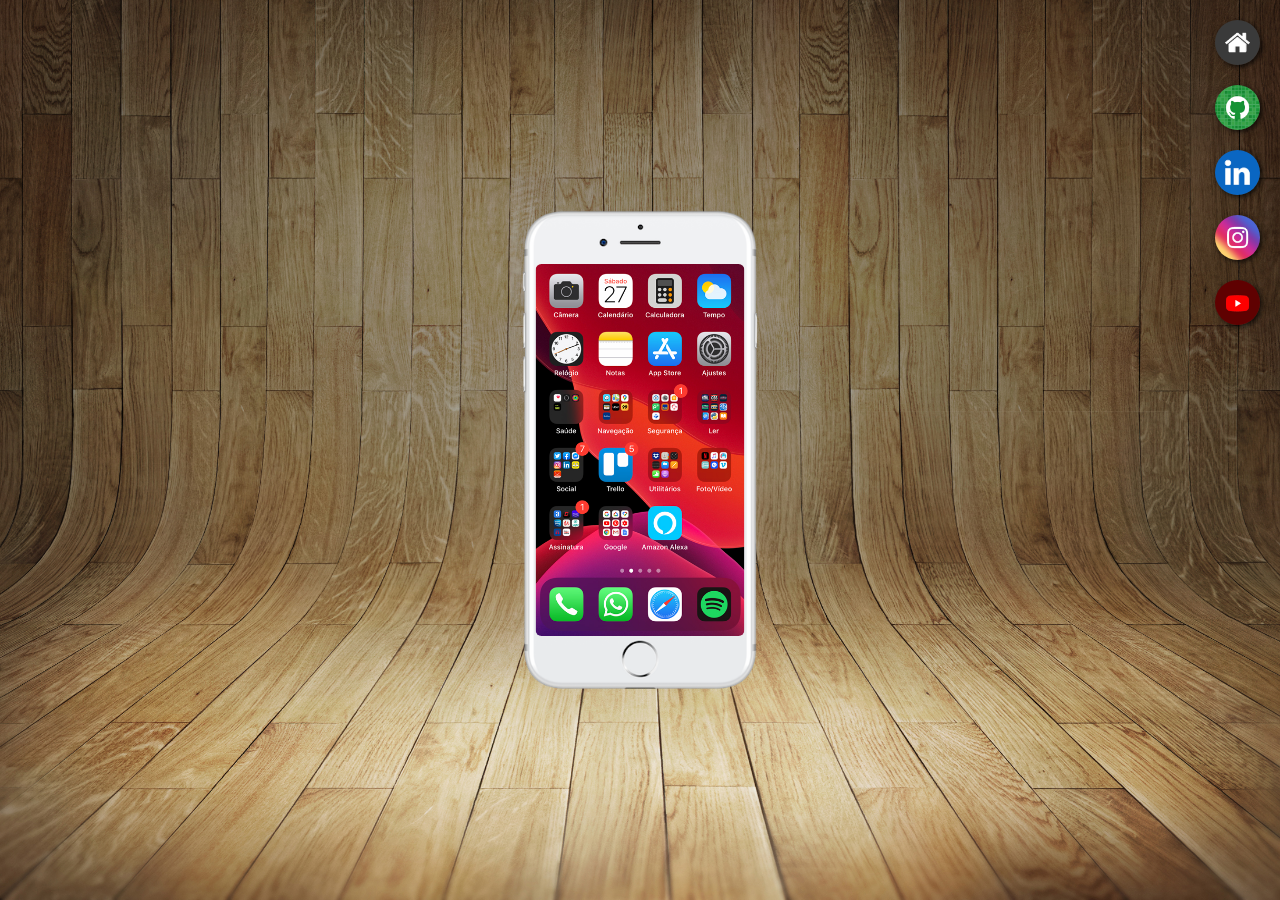
<file: index.html>
<!DOCTYPE html>
<html lang="pt-br">
<head>
    <meta charset="UTF-8">
    <meta name="viewport" content="width=device-width, initial-scale=1.0">
    <link rel="shortcut icon" href="favicon.ico" type="image/x-icon">
    <title>Projeto redes sociais</title>

    <link rel="stylesheet" href="estilos/style.css">

</head>
<body>
    <main>

        <section id="telefone"> 
           <iframe src="home.html" frameborder="0" name="tela" id="tela">
             Seu navegador não é compatível com este conteudo
           </iframe>
        </section>

        <section id="redes-sociais">
            <a href="home.html" target="tela"><img src="imagens/logo-home.jpg" alt="home"> </a>

            <a href="github.html" target="tela"><img src="imagens/logo-github.jpg " alt="github"></a>

            <a href="linkedin.html" target="tela"><img src="imagens/logo-linkedin.jpg" alt="linkedin"></a>

            <a href="instagram.html" target="tela"><img src="imagens/logo-instagram.jpg" alt="instagram"></a> 

            <a href="youtube.html" target="tela"><img src="imagens/logo-youtube.jpg" alt="facebook"></a>
            
            
        </section>
    </main>

    
</body>
</html>
</file>
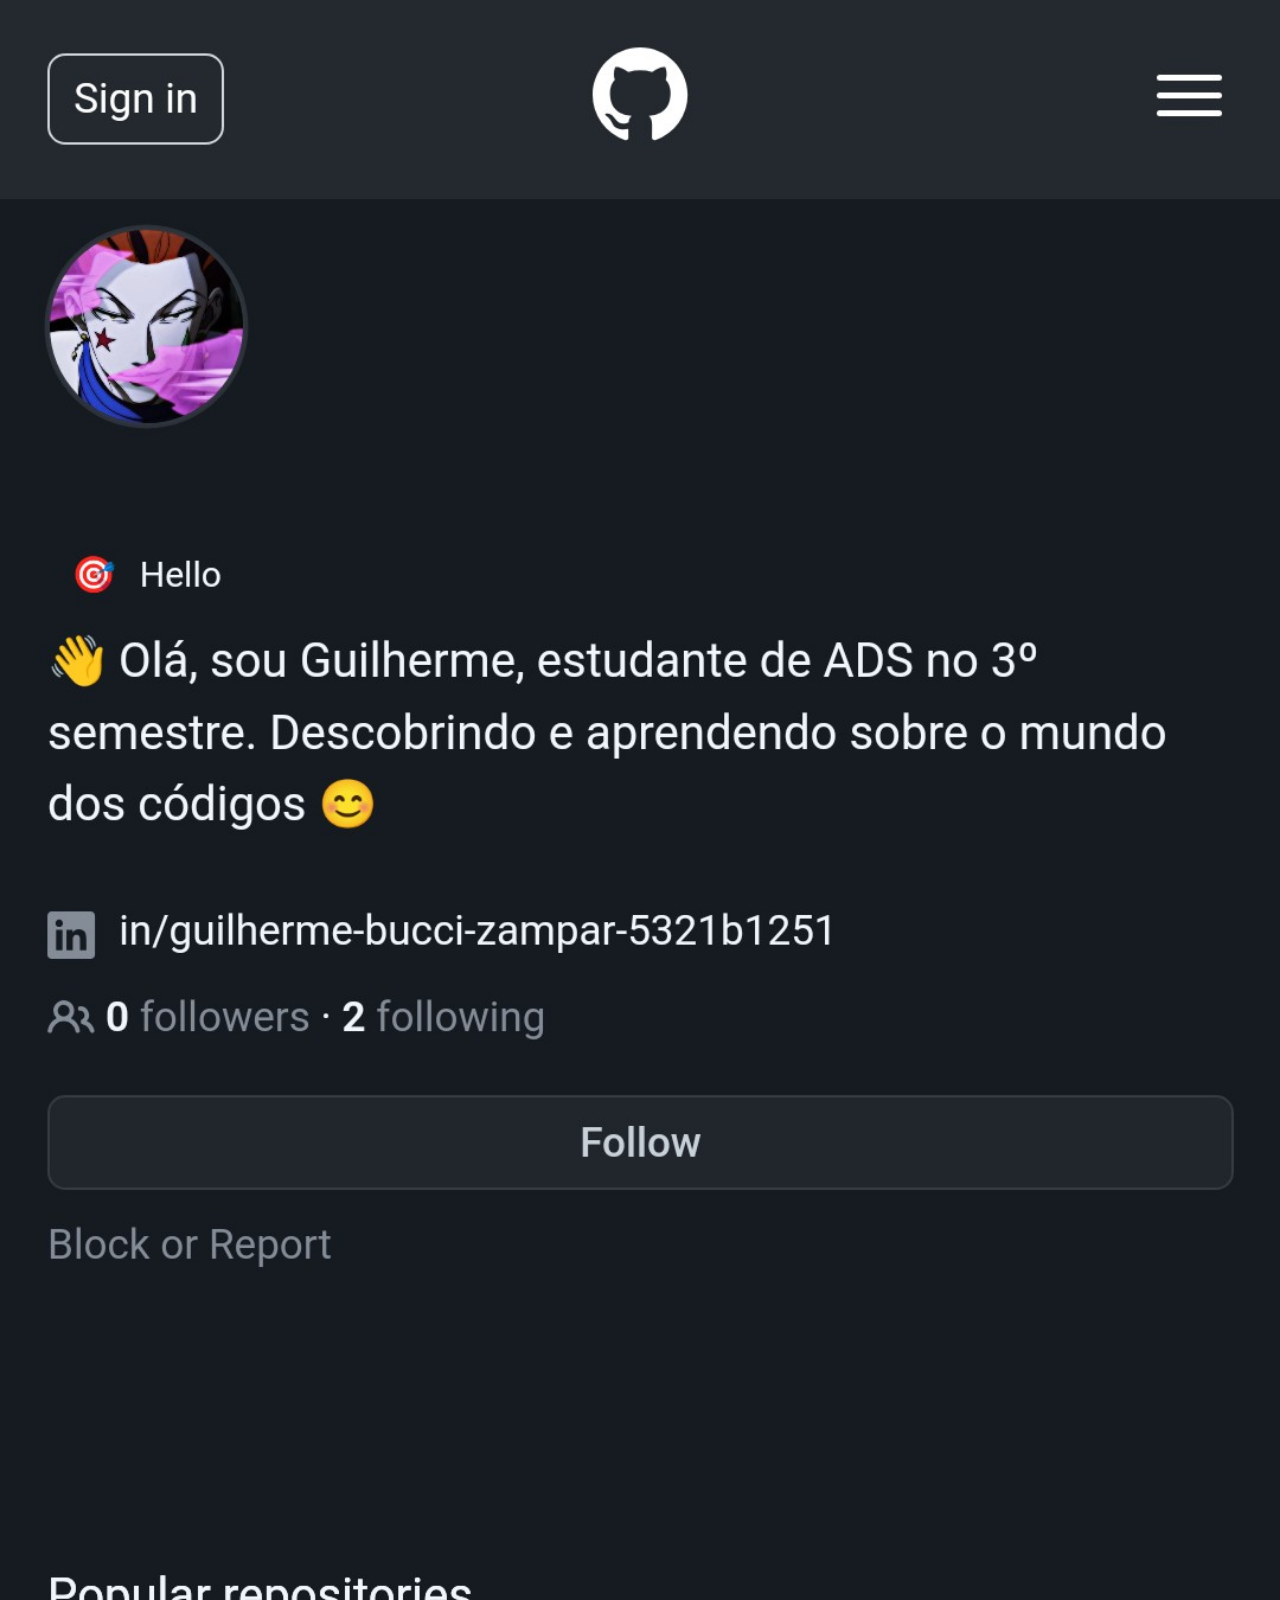
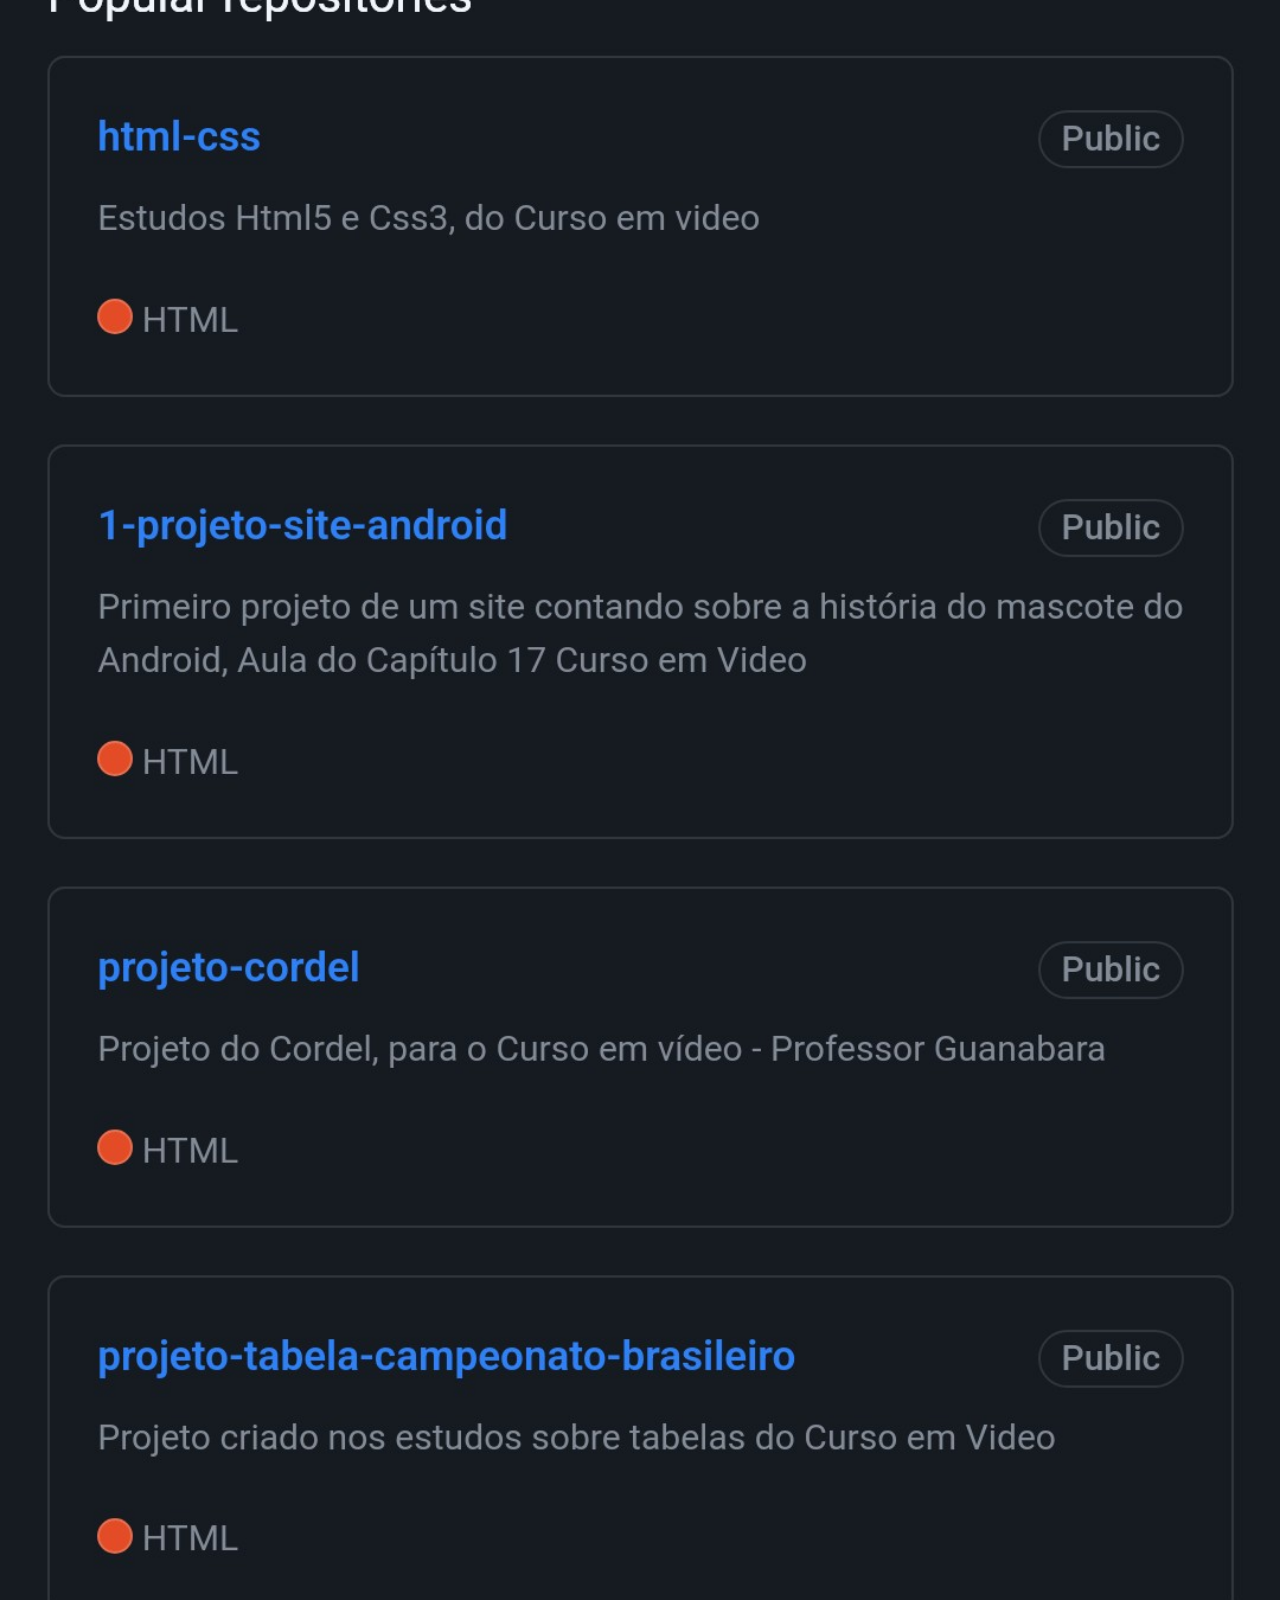
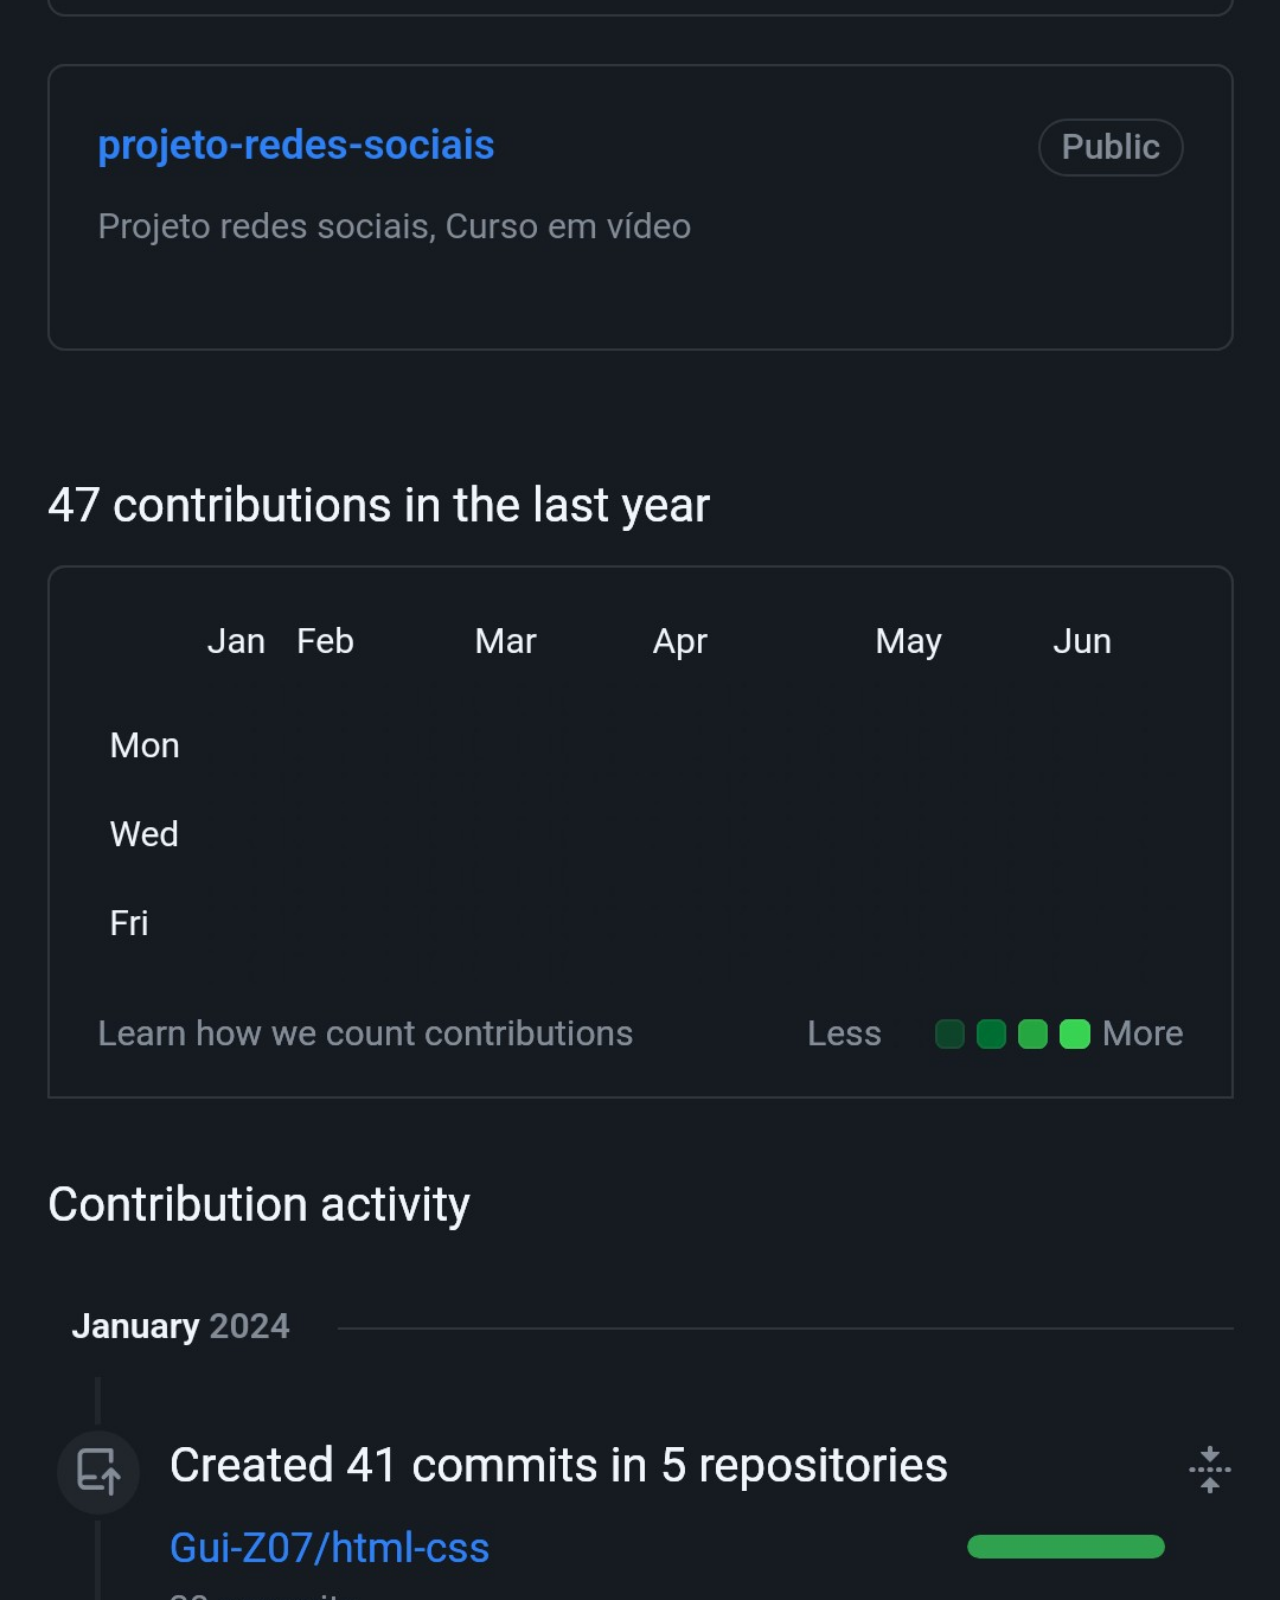
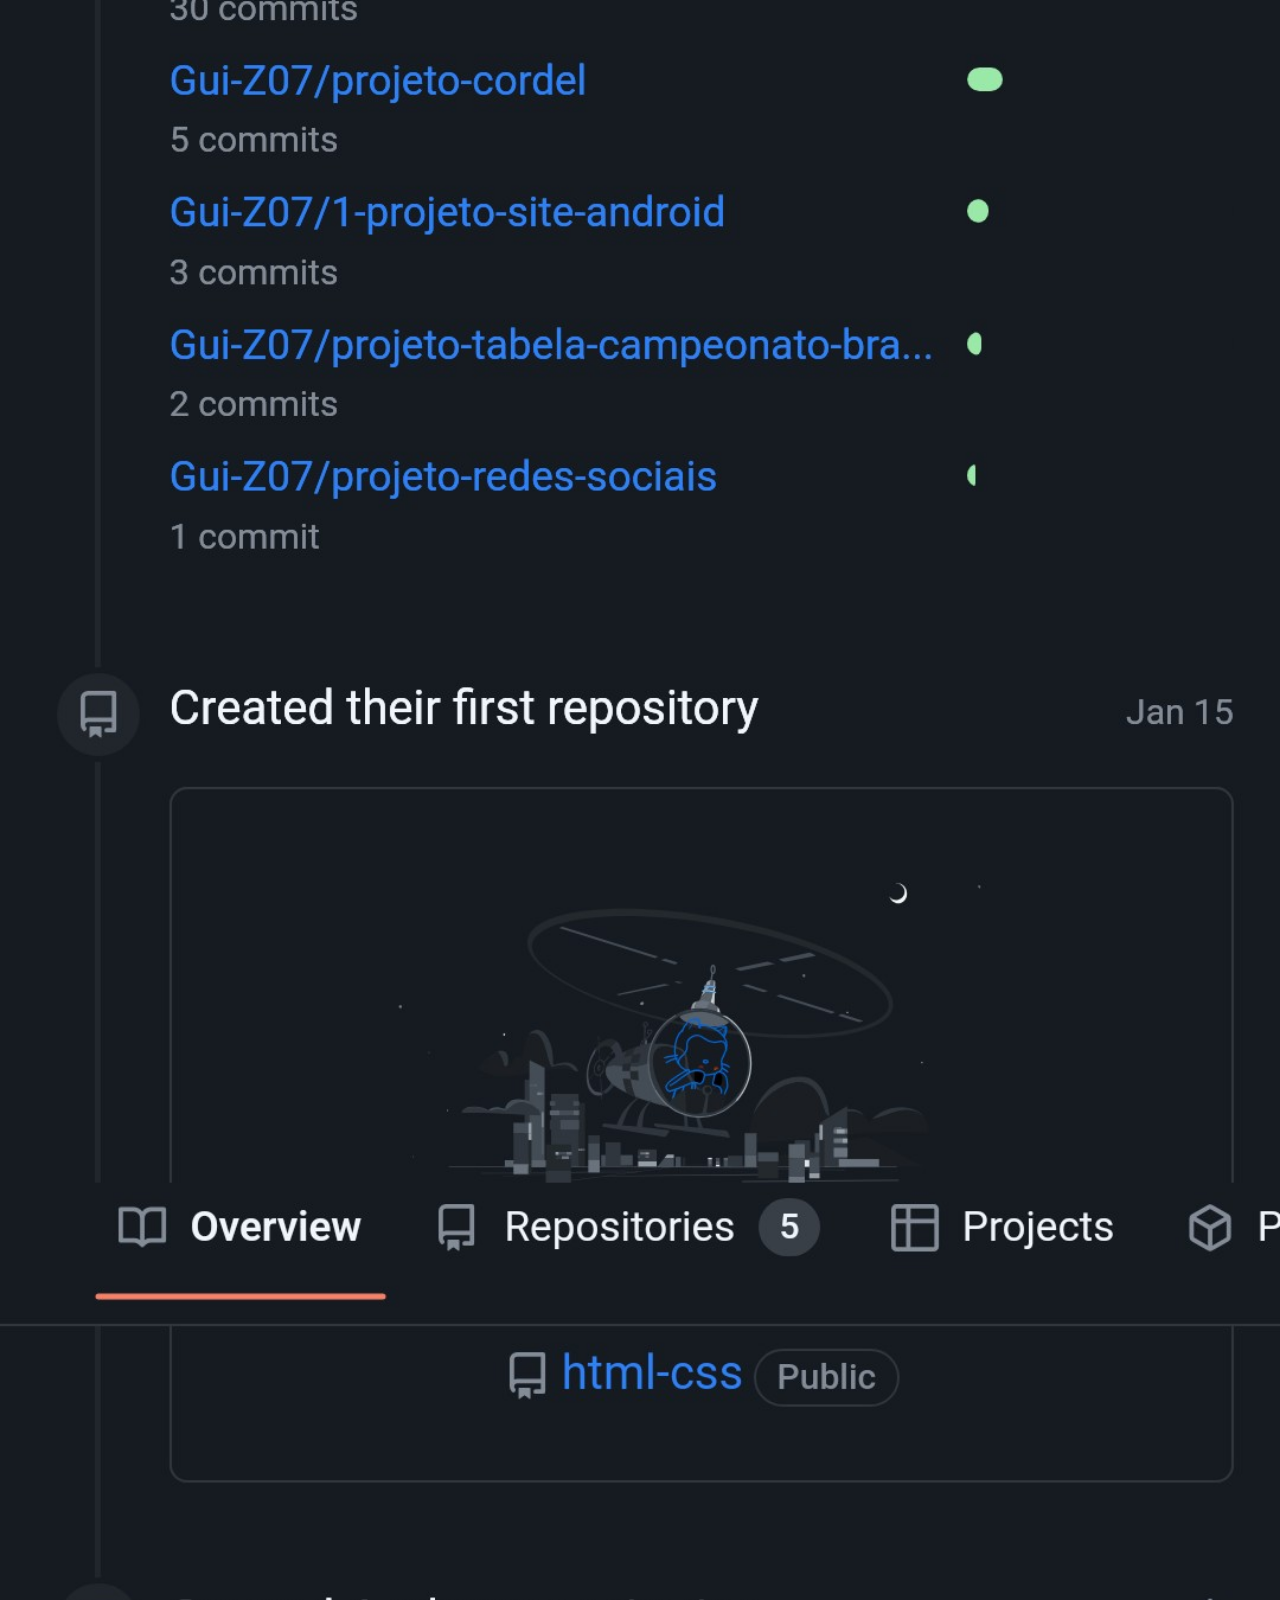
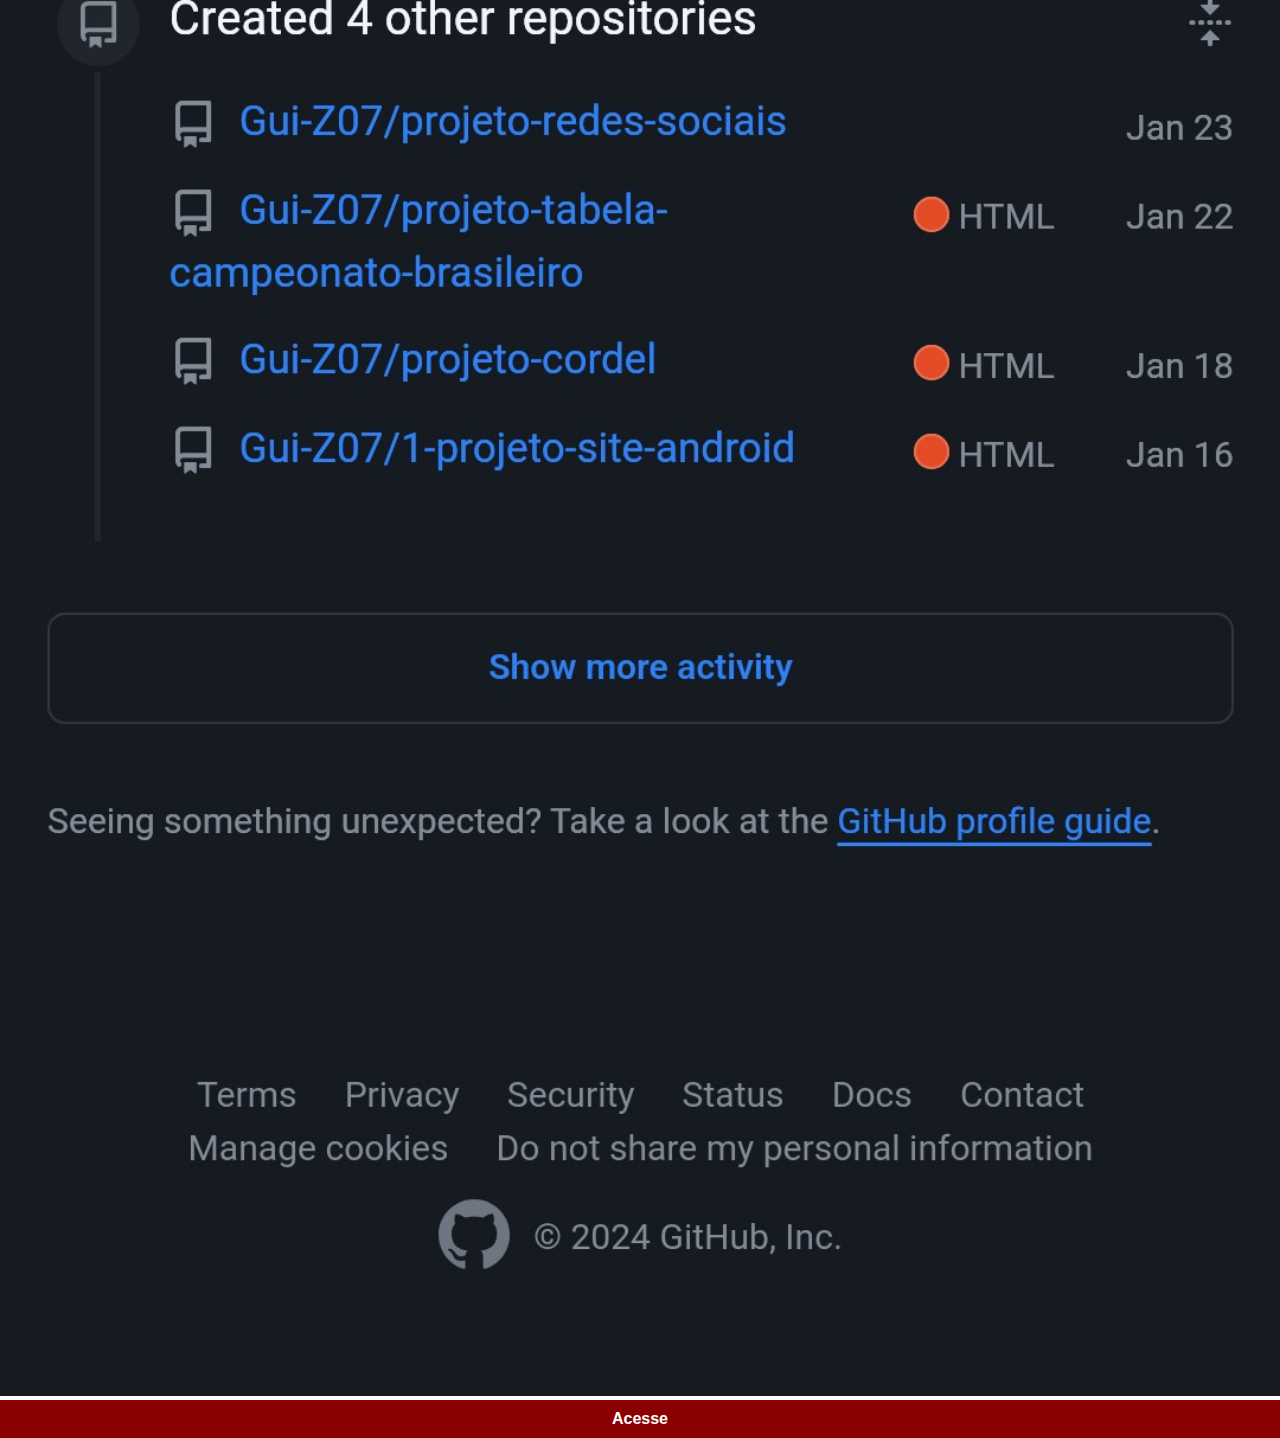
<file: github.html>
<!DOCTYPE html>
<html lang="en">
<head>
    <meta charset="UTF-8">
    <meta name="viewport" content="width=device-width, initial-scale=1.0">
    <title>Github</title>

<link rel="stylesheet" href="estilos/redes-sociais.css">

</head>
<body>

    <img src="imagens/github-tela.jpg" alt="github">
    <a href="https://github.com/Gui-Z07" target="_blank">Acesse</a>
    
</body>
</html>
</file>
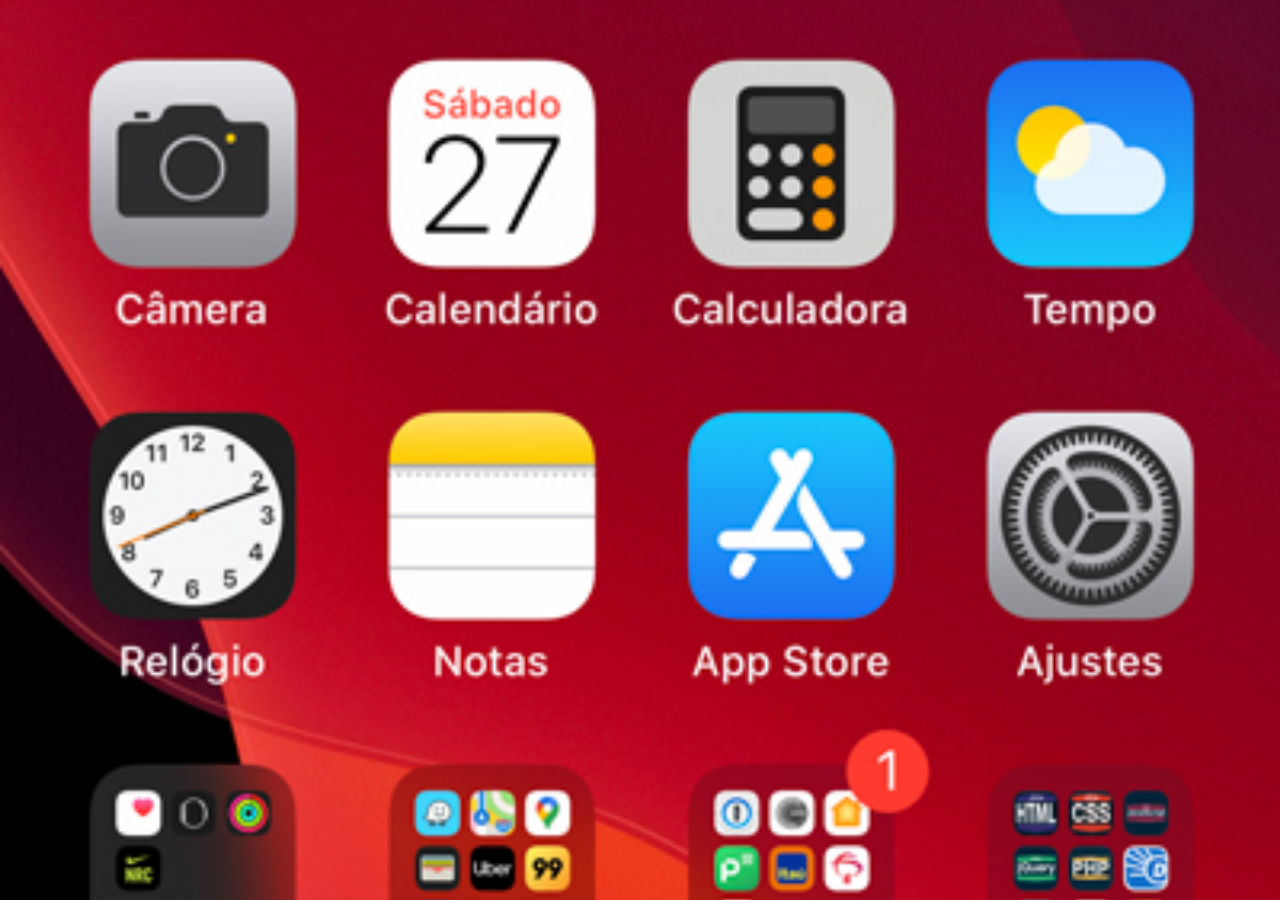
<file: home.html>
<!DOCTYPE html>
<html lang="en">
<head>
    <meta charset="UTF-8">
    <meta name="viewport" content="width=device-width, initial-scale=1.0">
    <title>Document</title>

    <style>

        *{
            margin: 0px;
            padding: 0px;
        }

        body{
            background-image: url('imagens/tela-home.jpg');
            background-repeat: no-repeat;
            background-position: top center;
            background-size: cover;

            height: 100vh;
            width: 100vw;
            
        }
    </style>
</head>
<body>
    
</body>
</html>
</file>
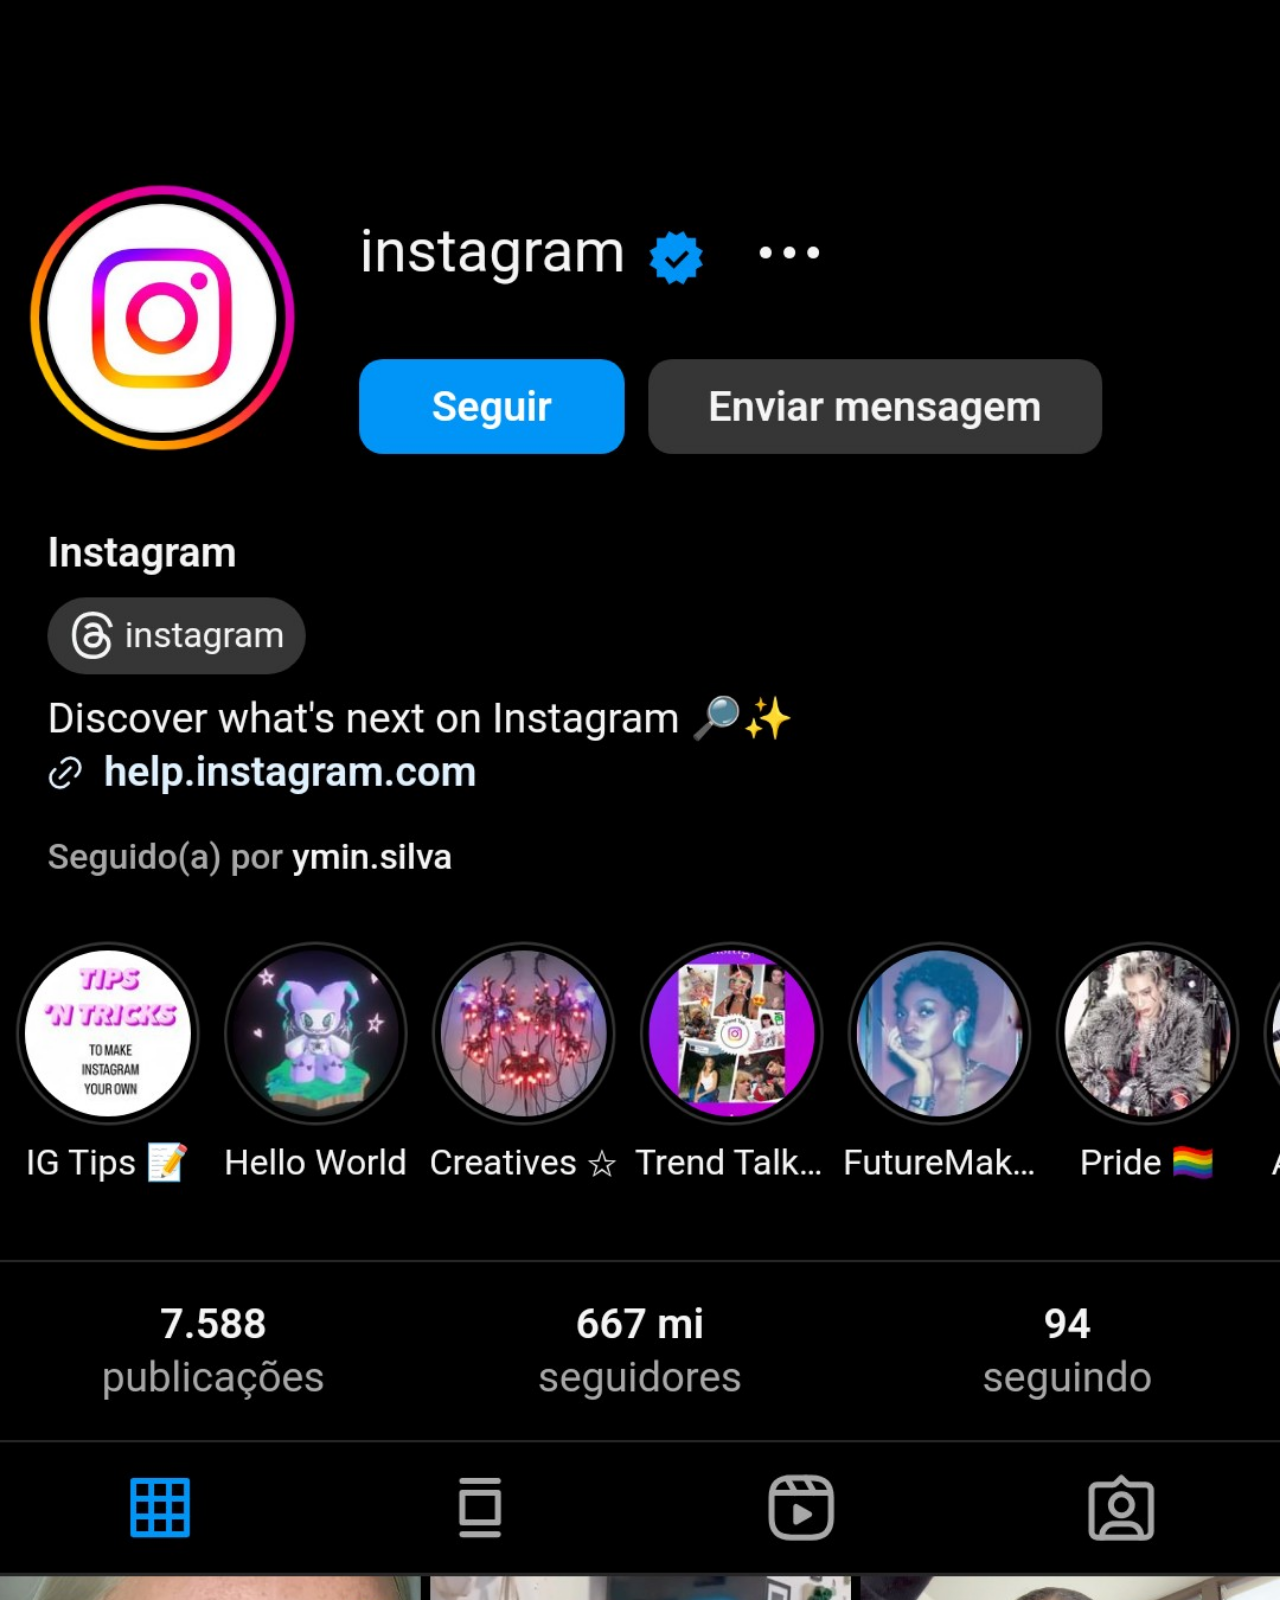
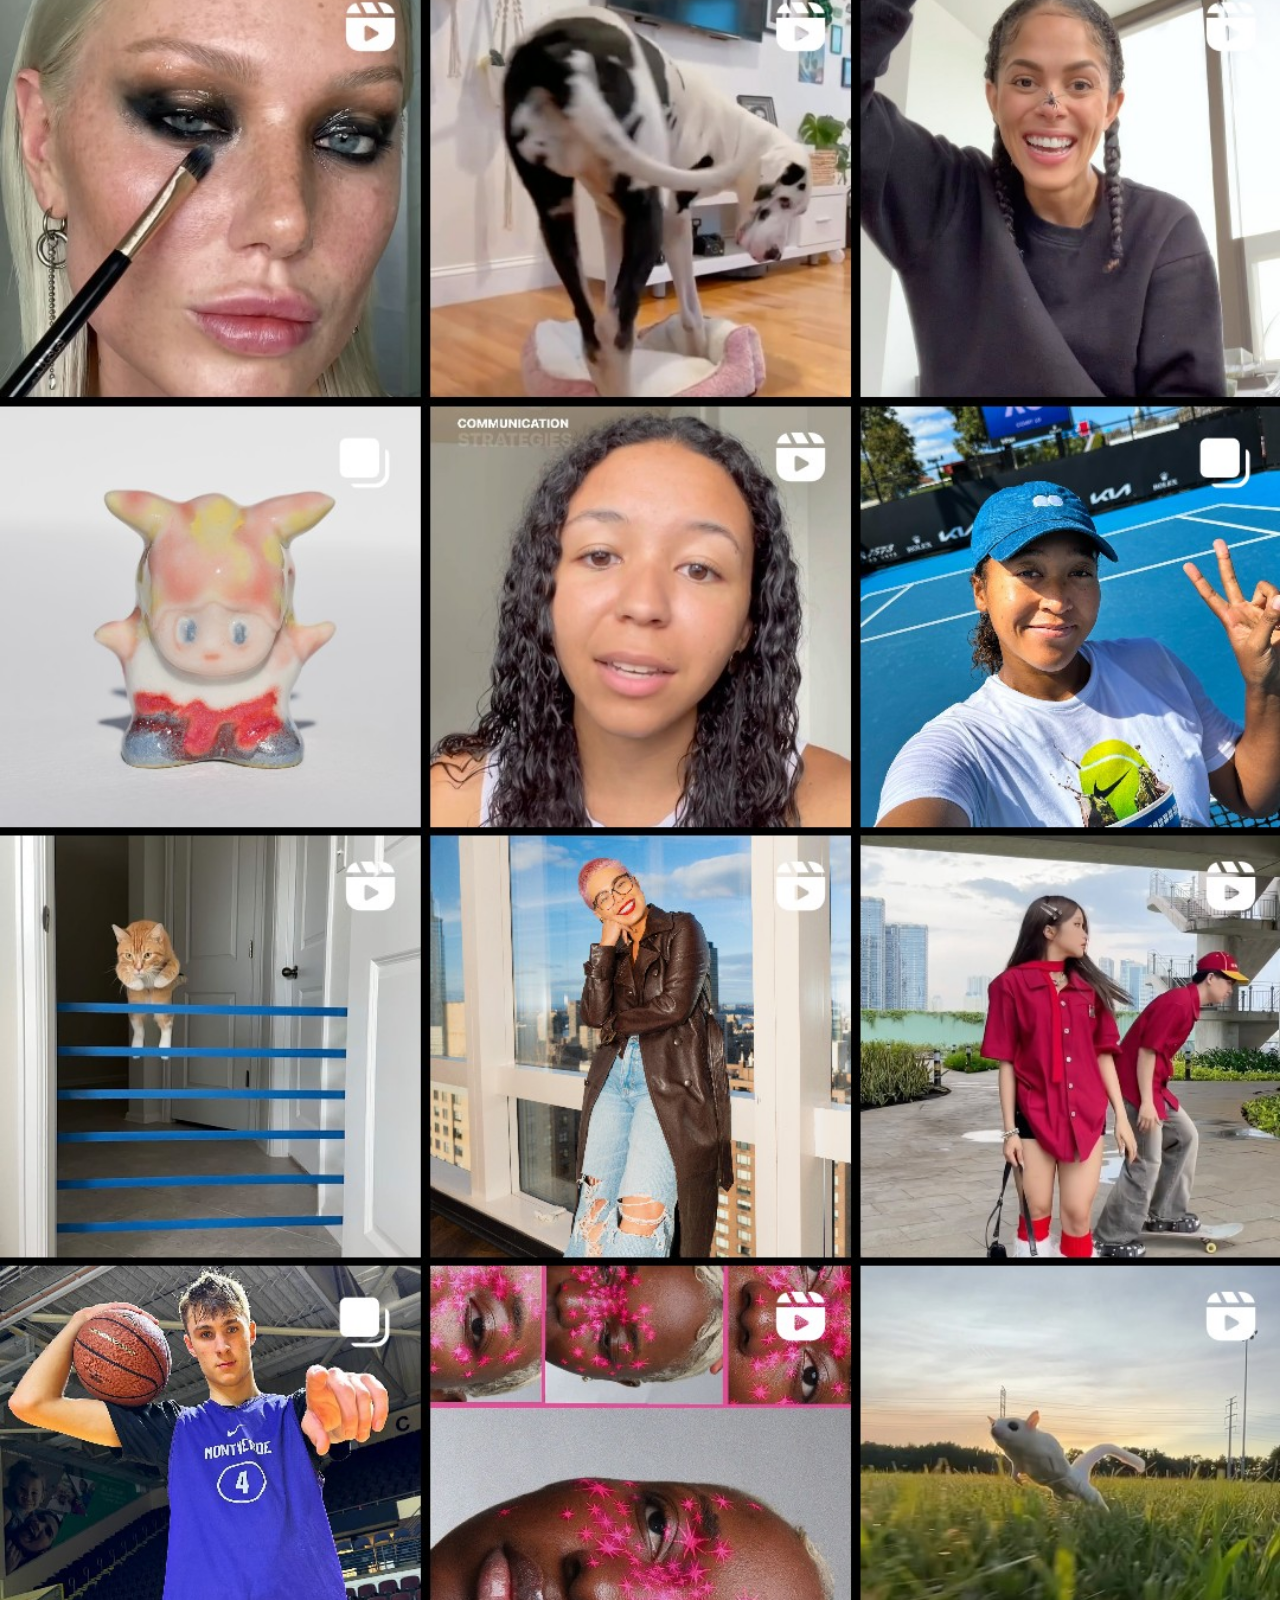
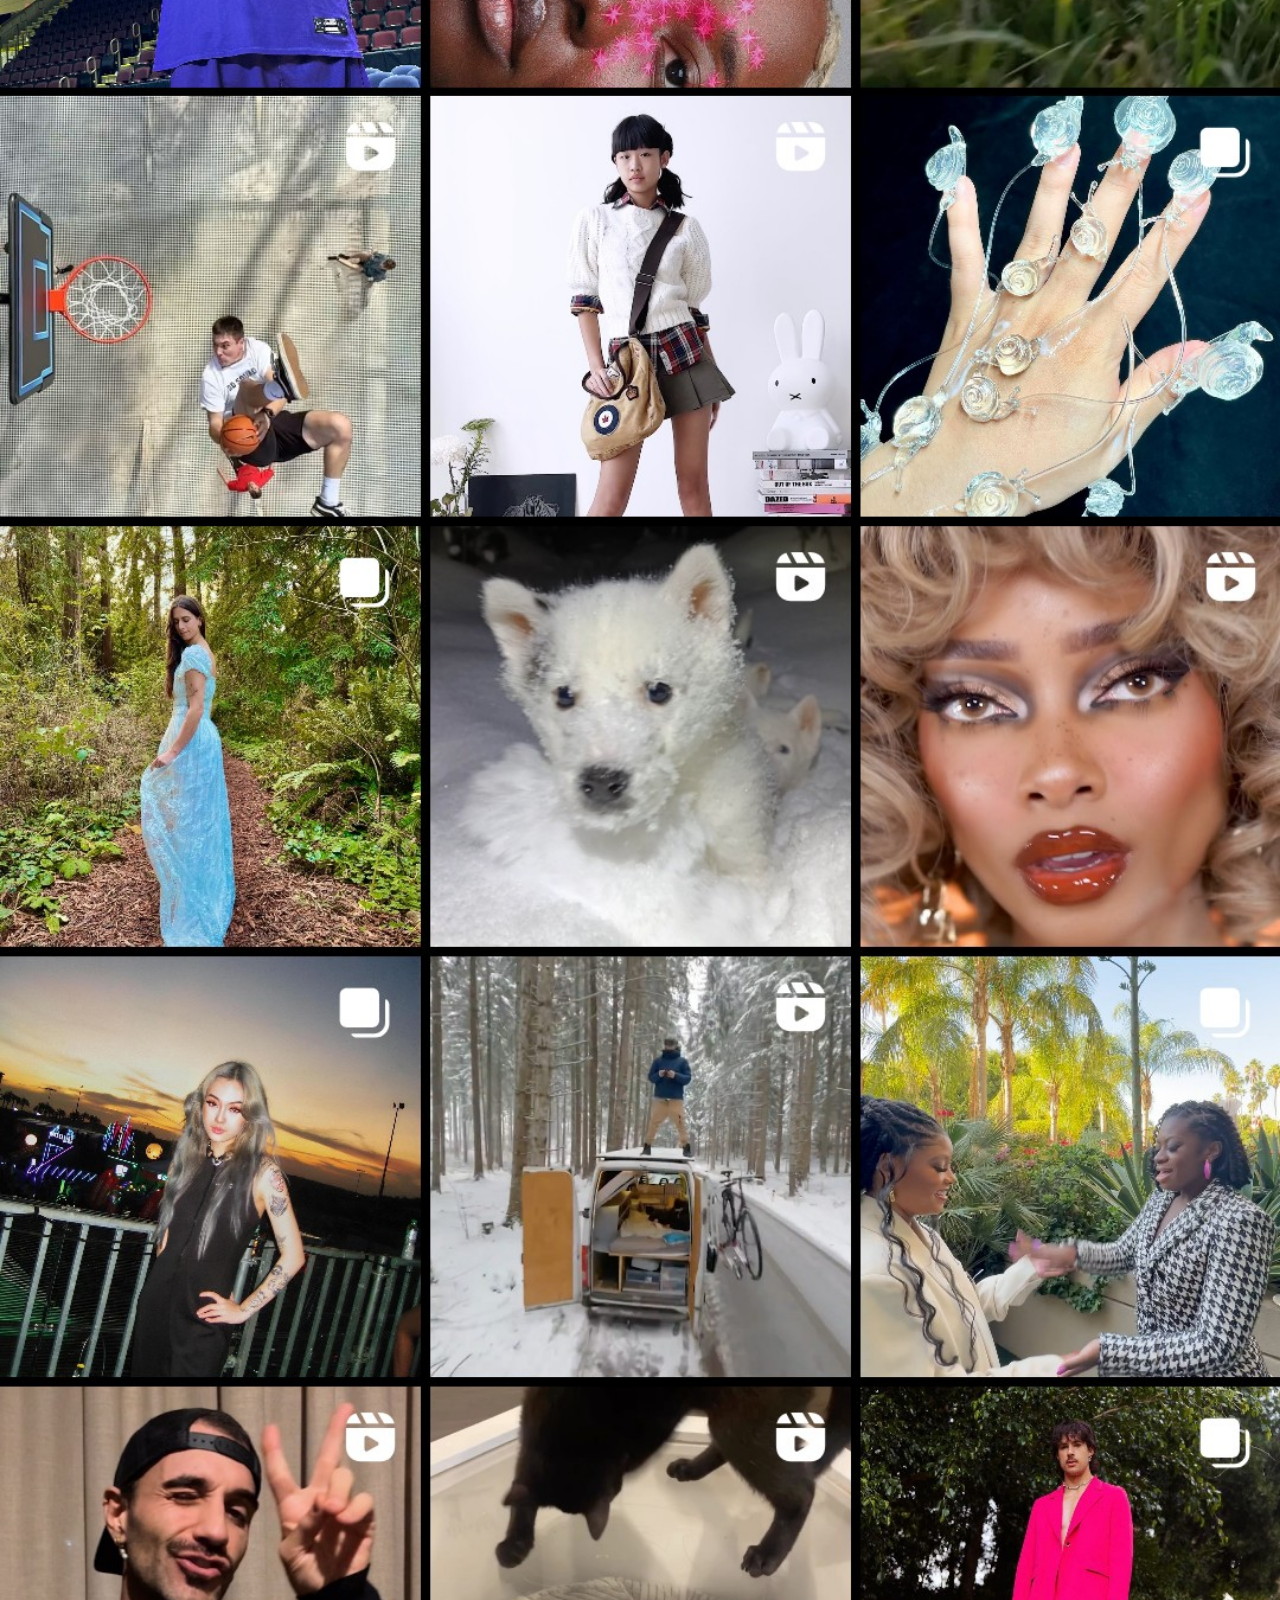
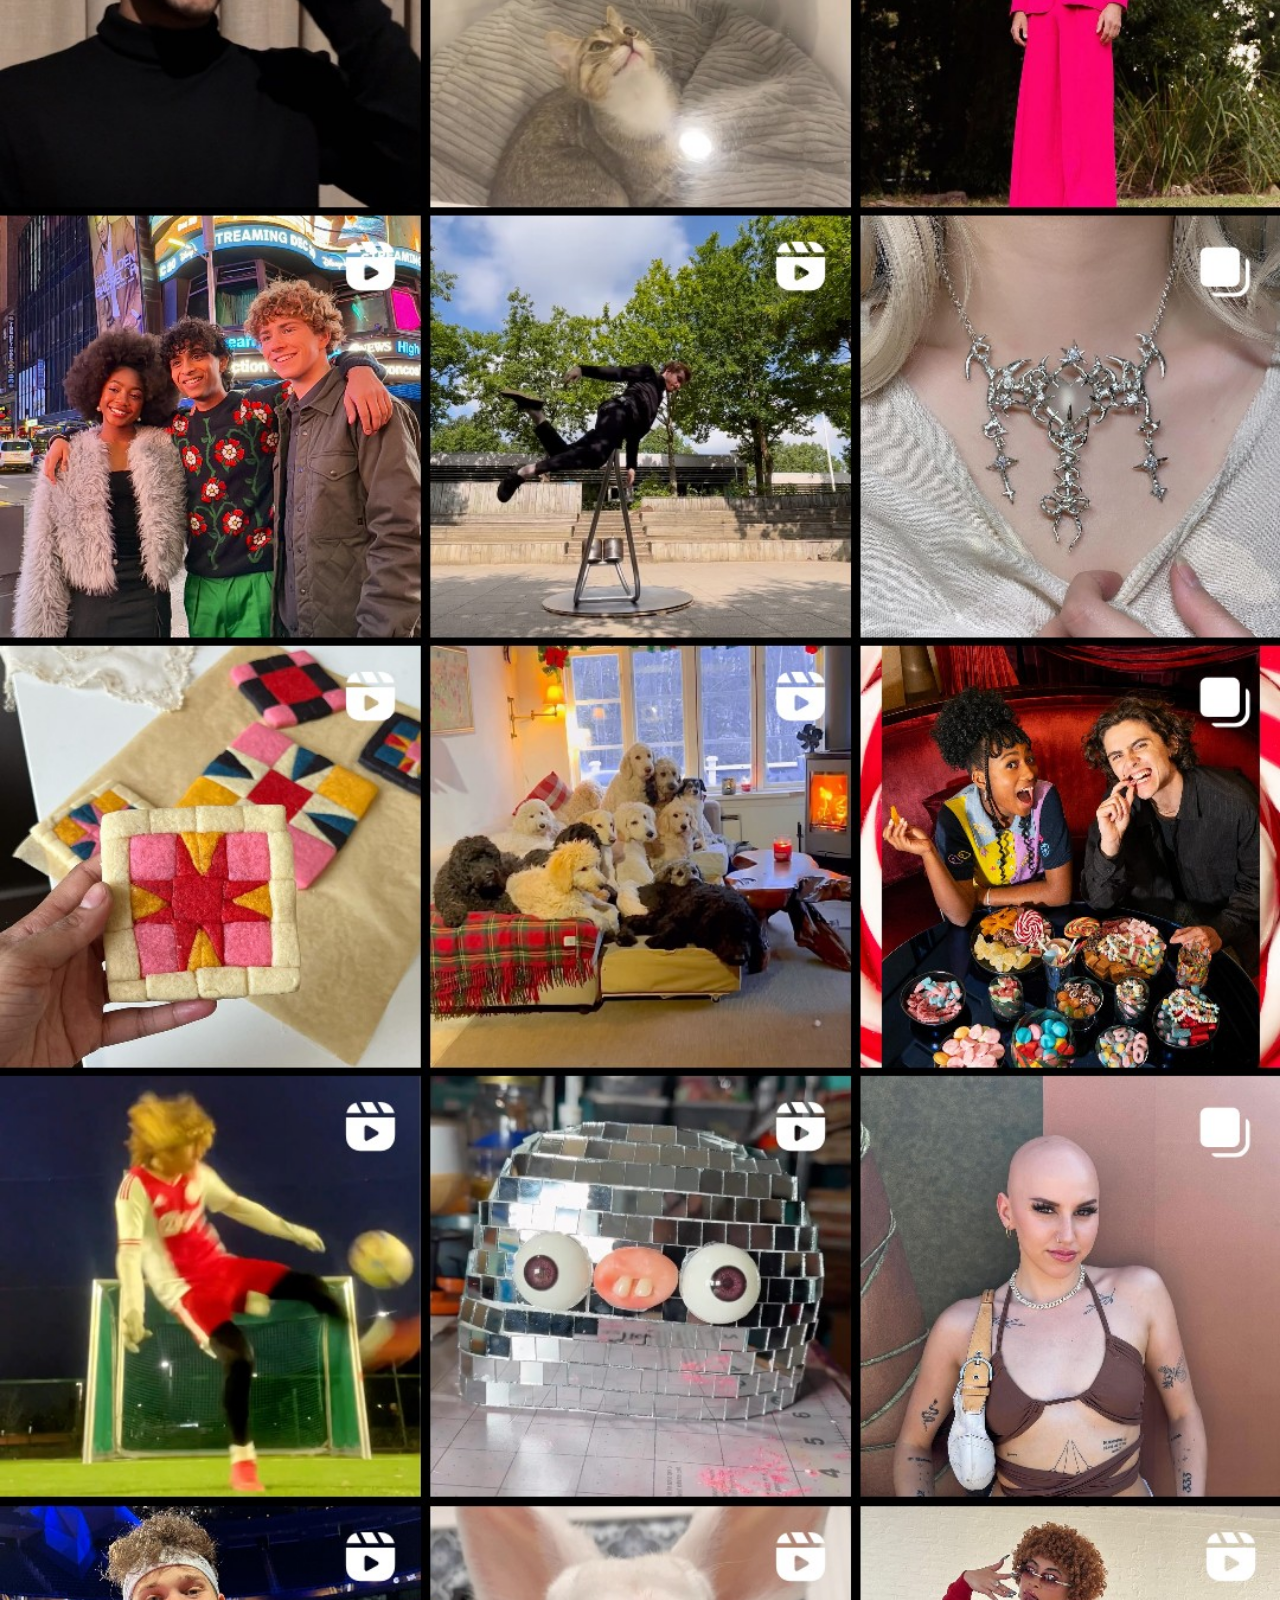
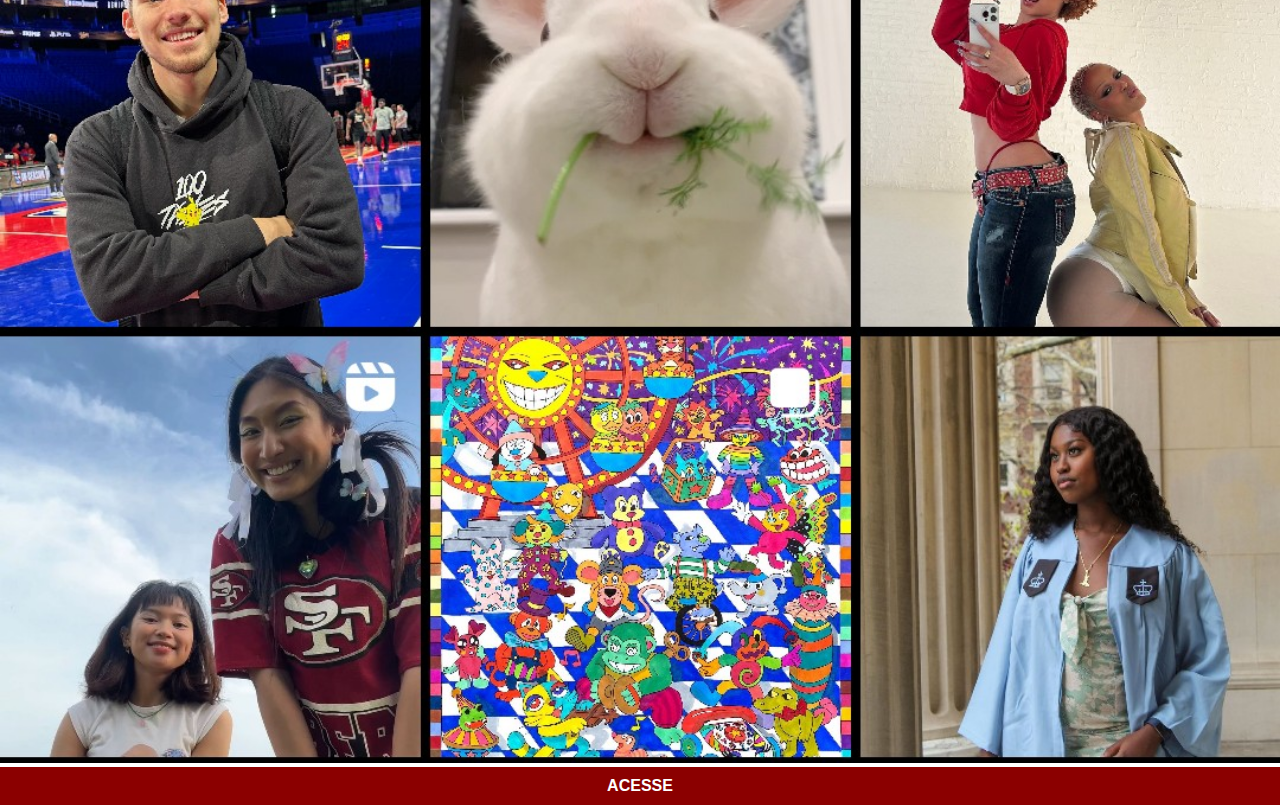
<file: instagram.html>
<!DOCTYPE html>
<html lang="en">
<head>
    <meta charset="UTF-8">
    <meta name="viewport" content="width=device-width, initial-scale=1.0">
    <title>Insta tela</title>

    <link rel="stylesheet" href="estilos/redes-sociais.css">

</head>
<body>
    <img src="imagens/insta-tela-2.jpg" alt="Instagram">
    <a href="https://www.instagram.com/instagram/" target="_blank">ACESSE</a>
    
</body>
</html>
</file>
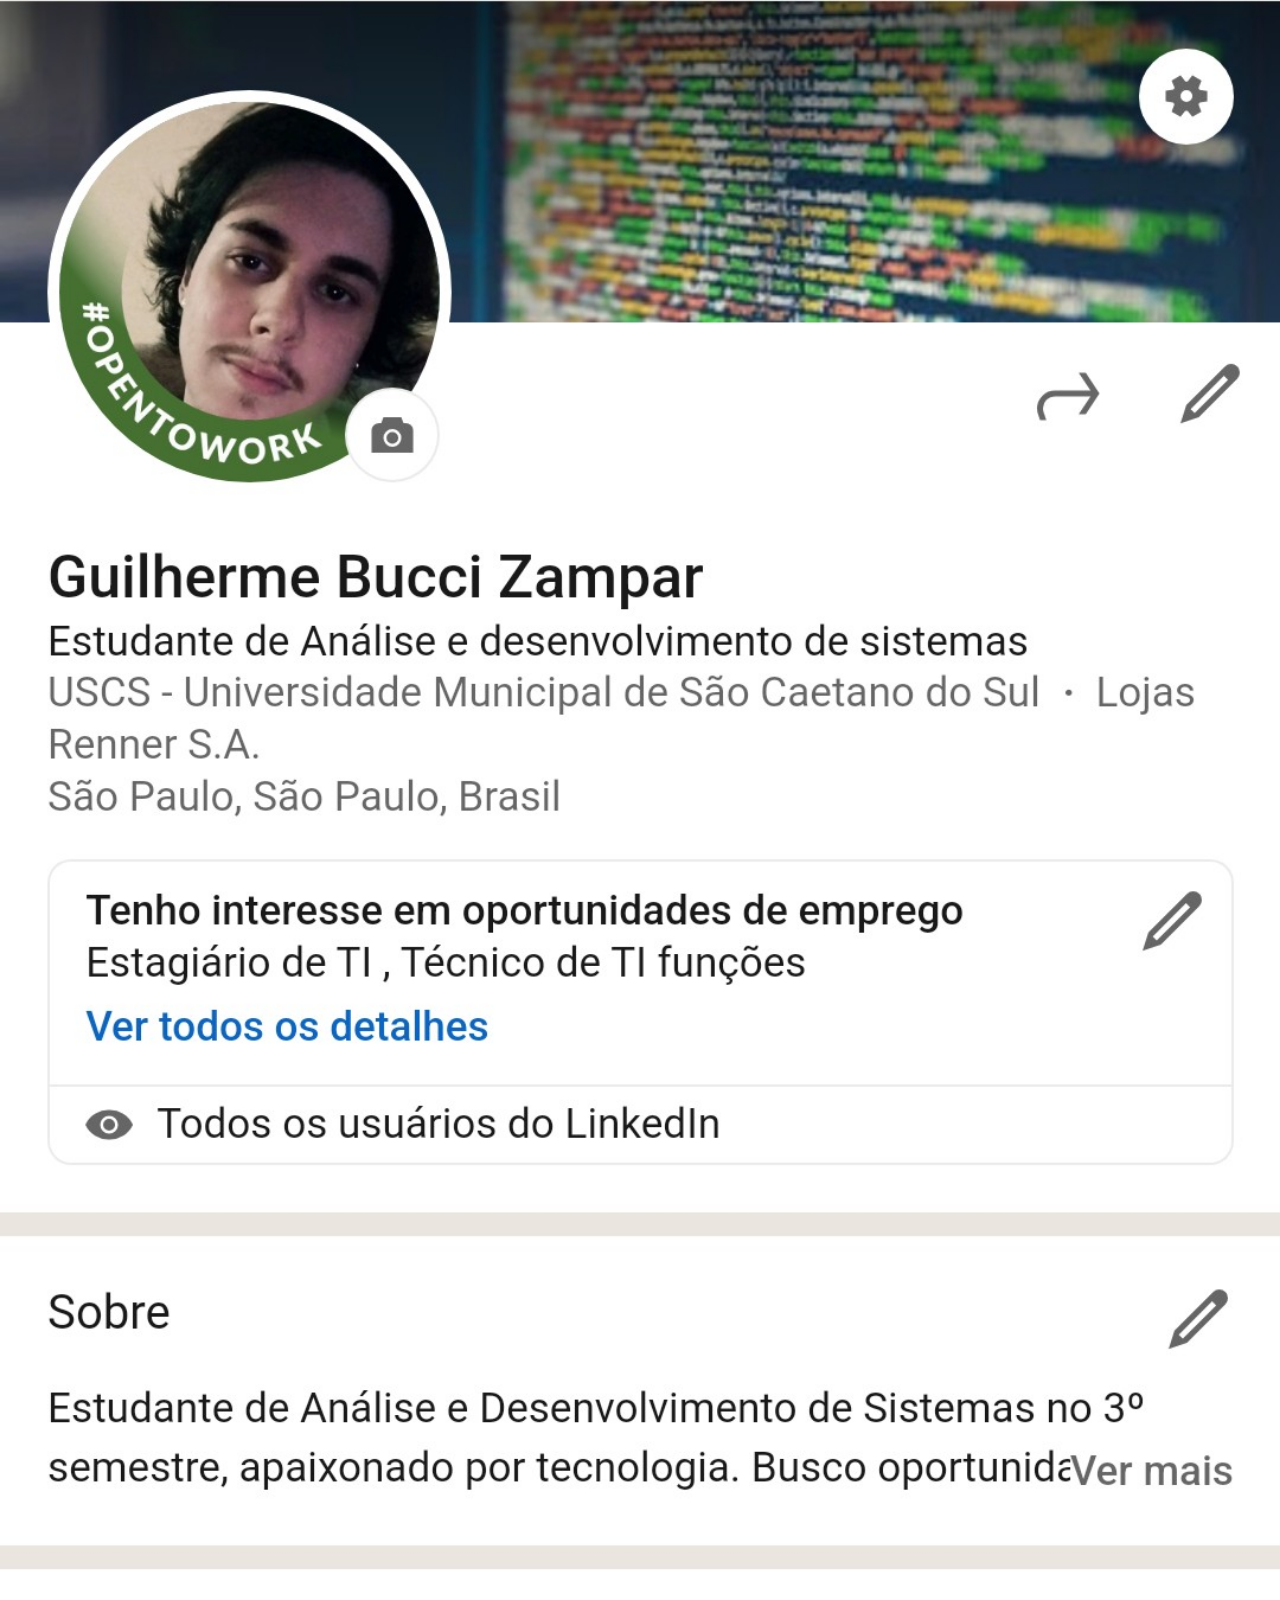
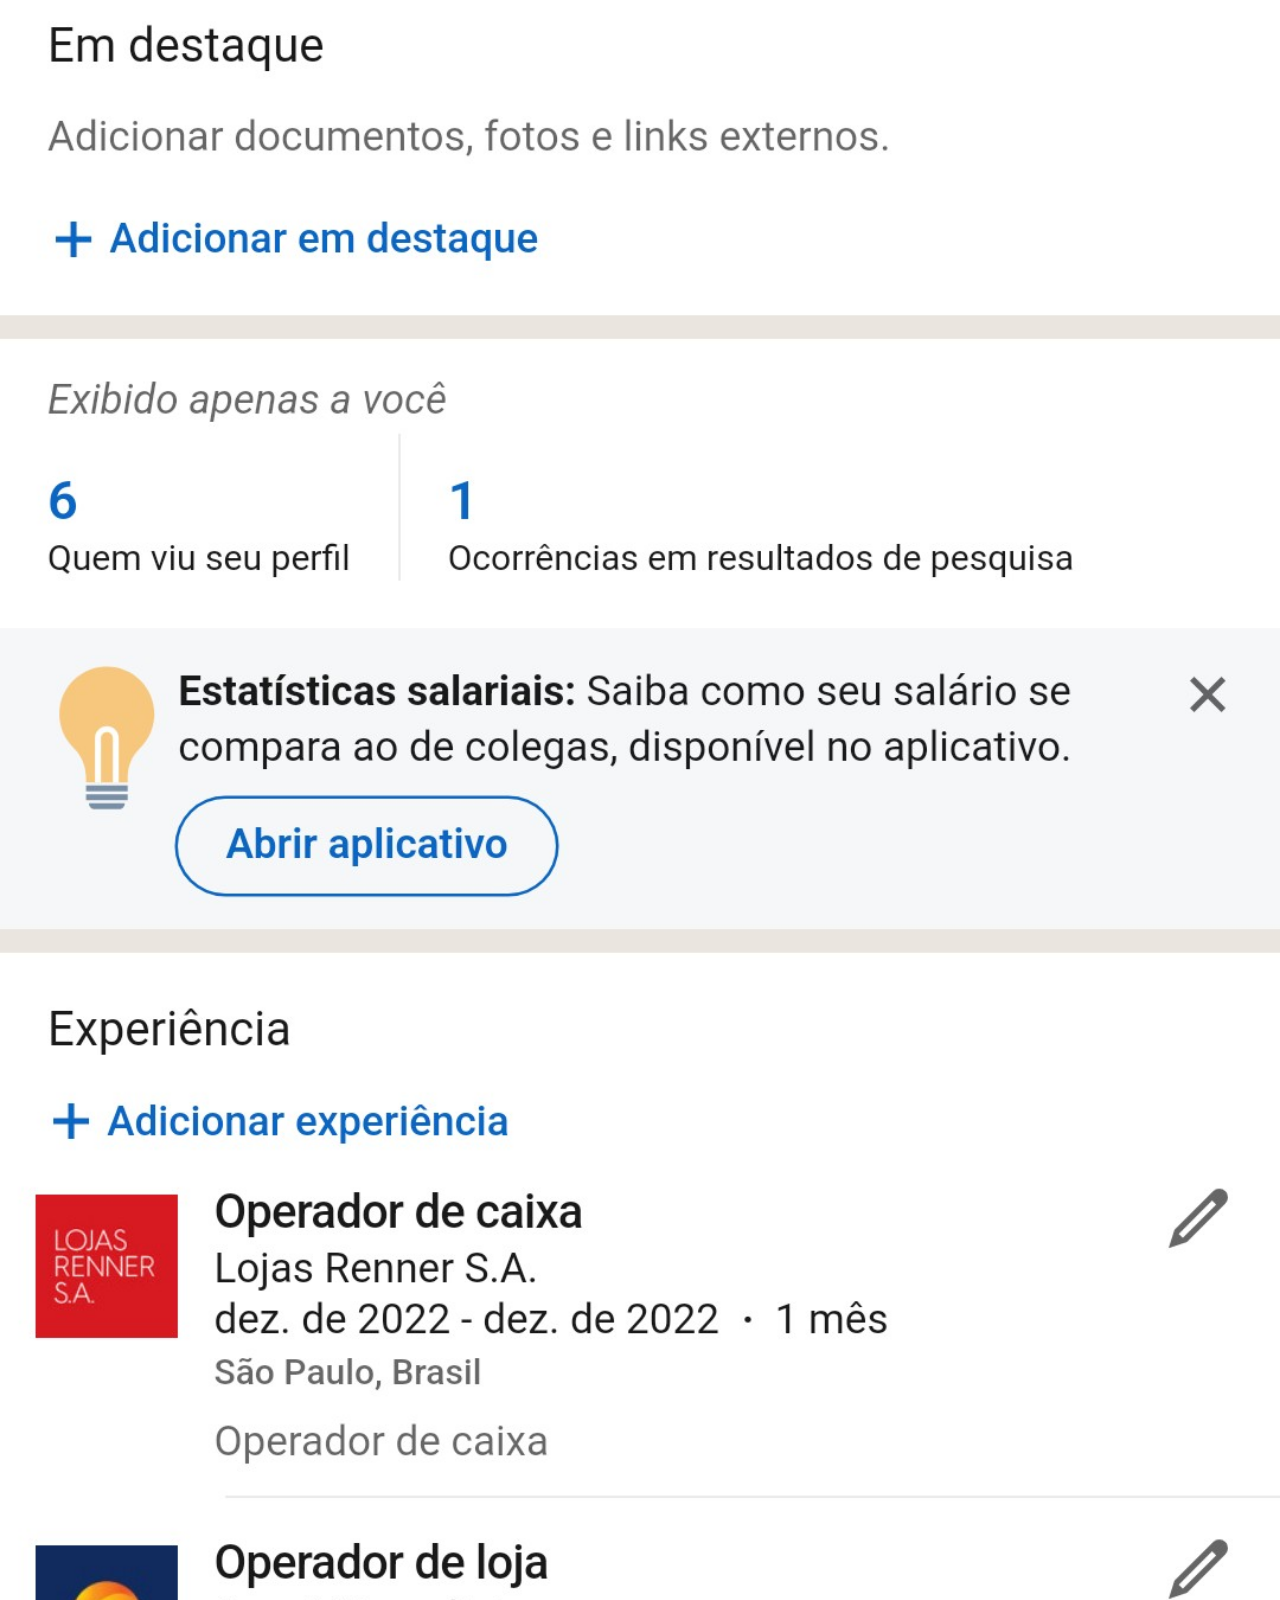
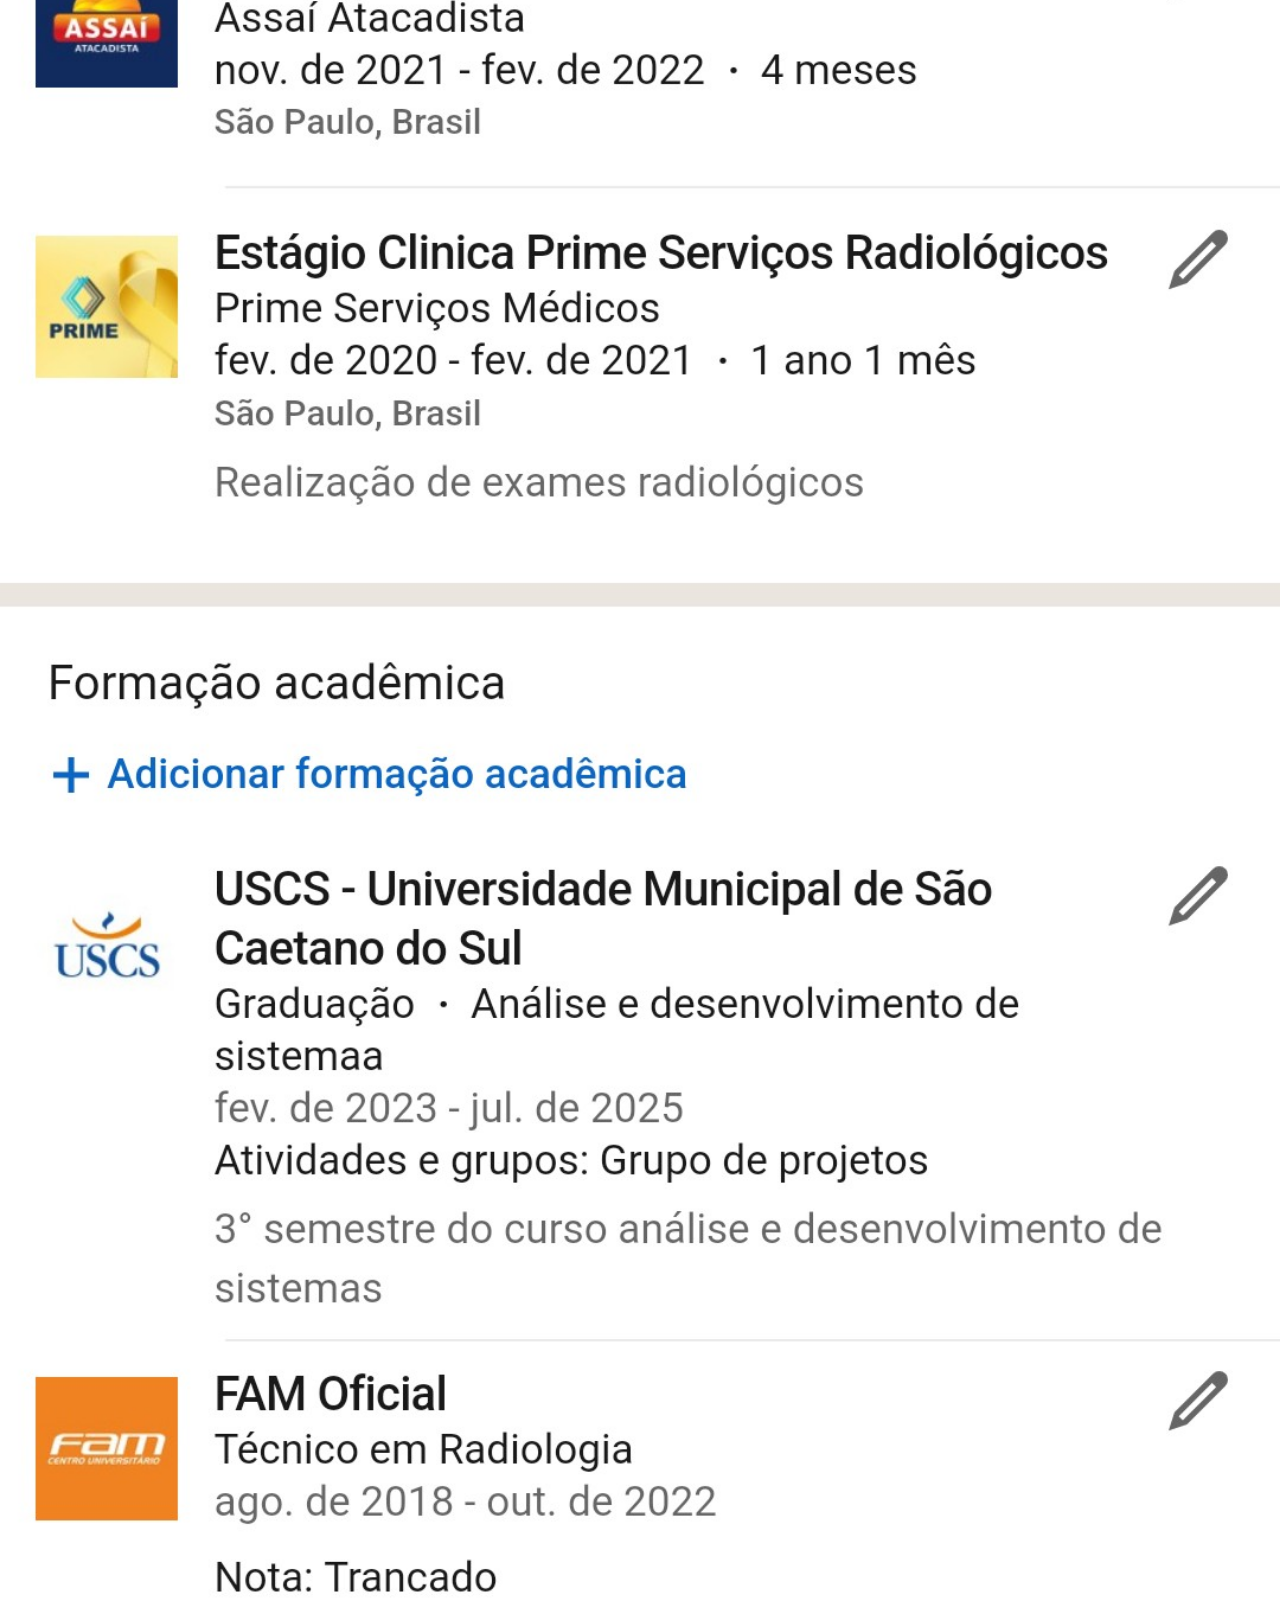
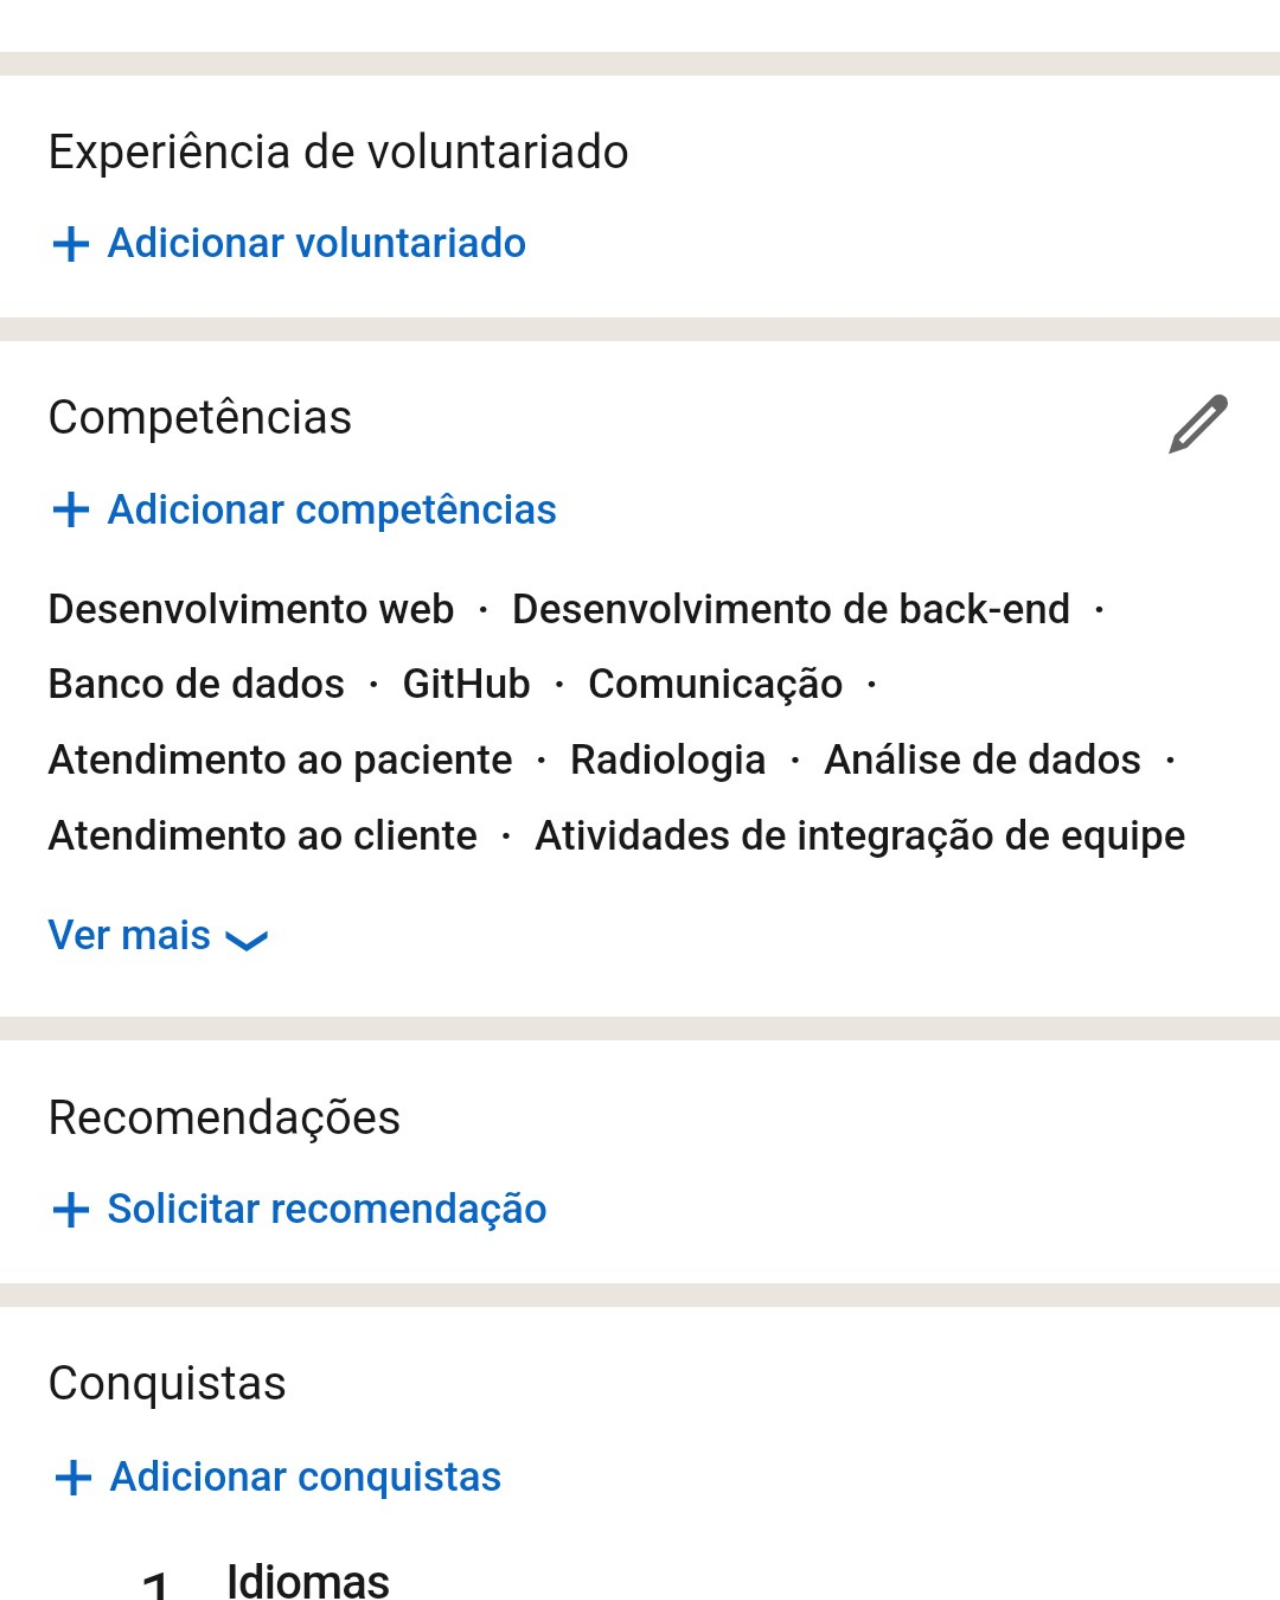
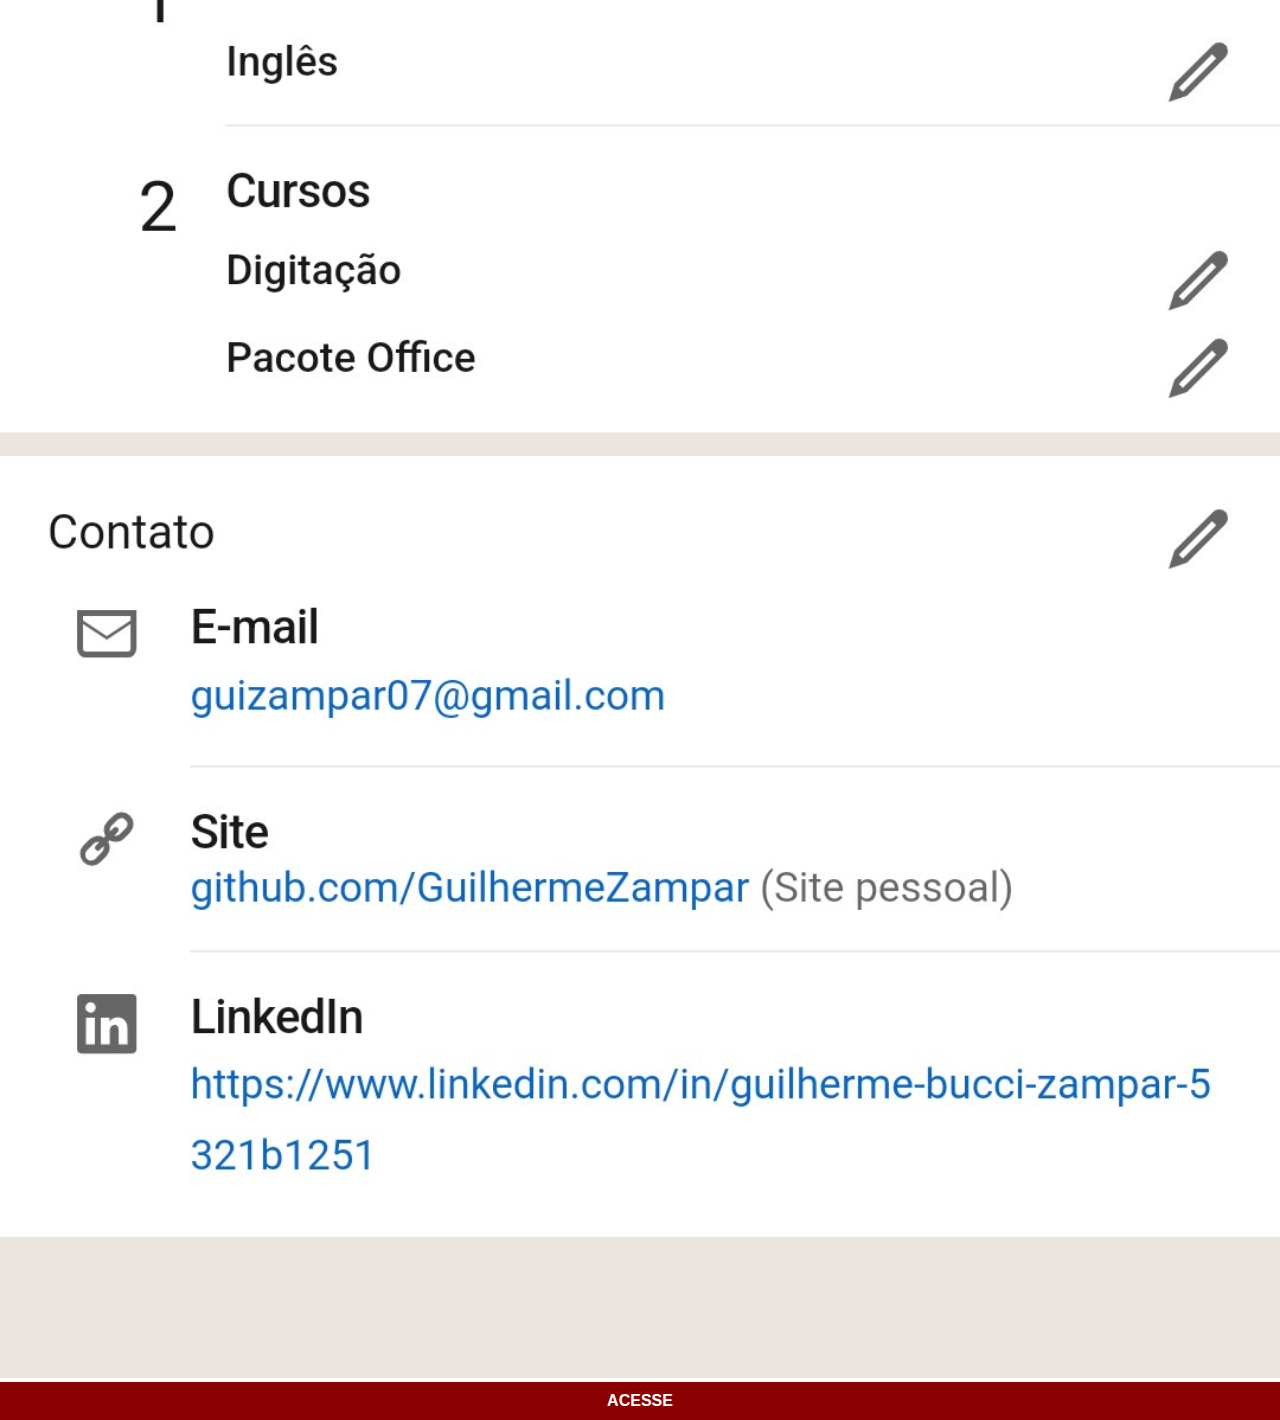
<file: linkedin.html>
<!DOCTYPE html>
<html lang="pt-br">
<head>
    <meta charset="UTF-8">
    <meta name="viewport" content="width=device-width, initial-scale=1.0">
    <title>Tela linkedin</title>

    <link rel="stylesheet" href="estilos/redes-sociais.css">


</head>
<body>

    <img src="imagens/linkedin-tela.jpg" alt="Linkedin">
    <a href="https://www.linkedin.com/in/guilherme-bucci-zampar-5321b1251" target="_blank">ACESSE</a>
    
</body>
</html>
</file>
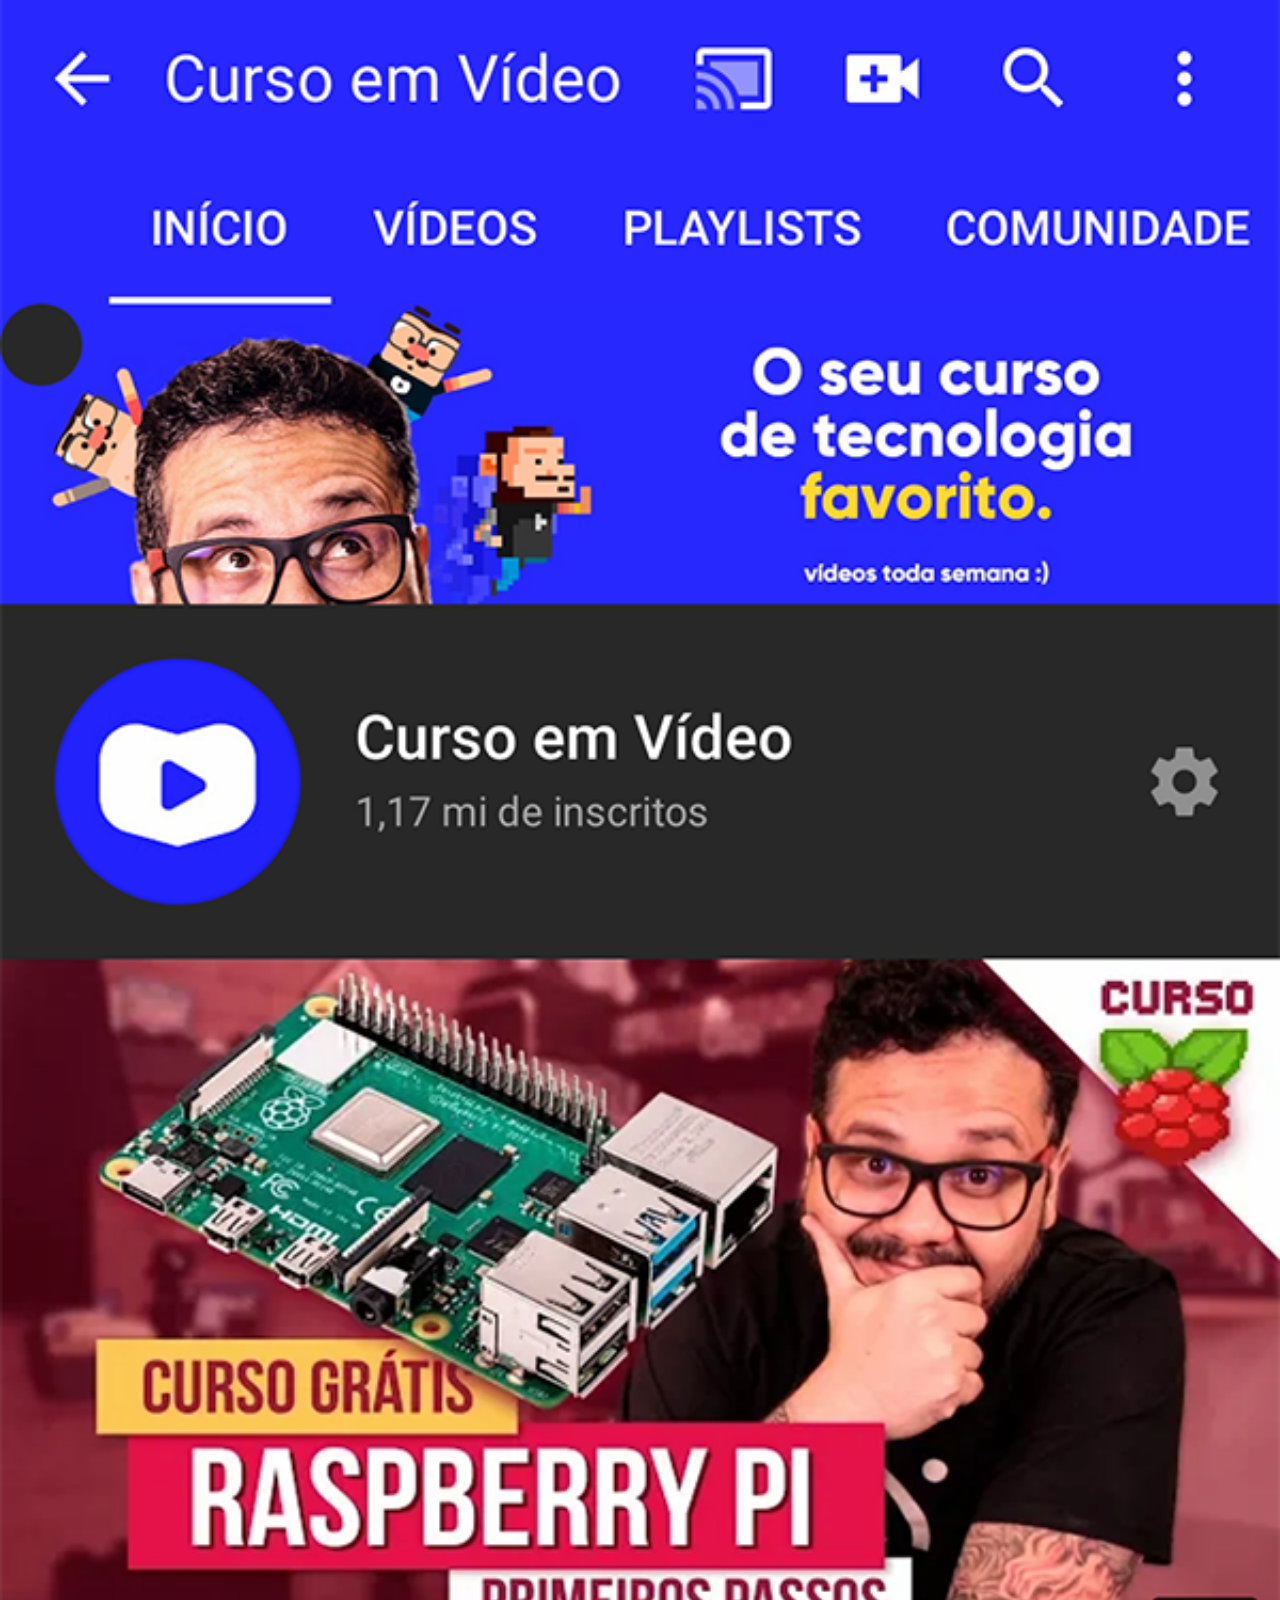
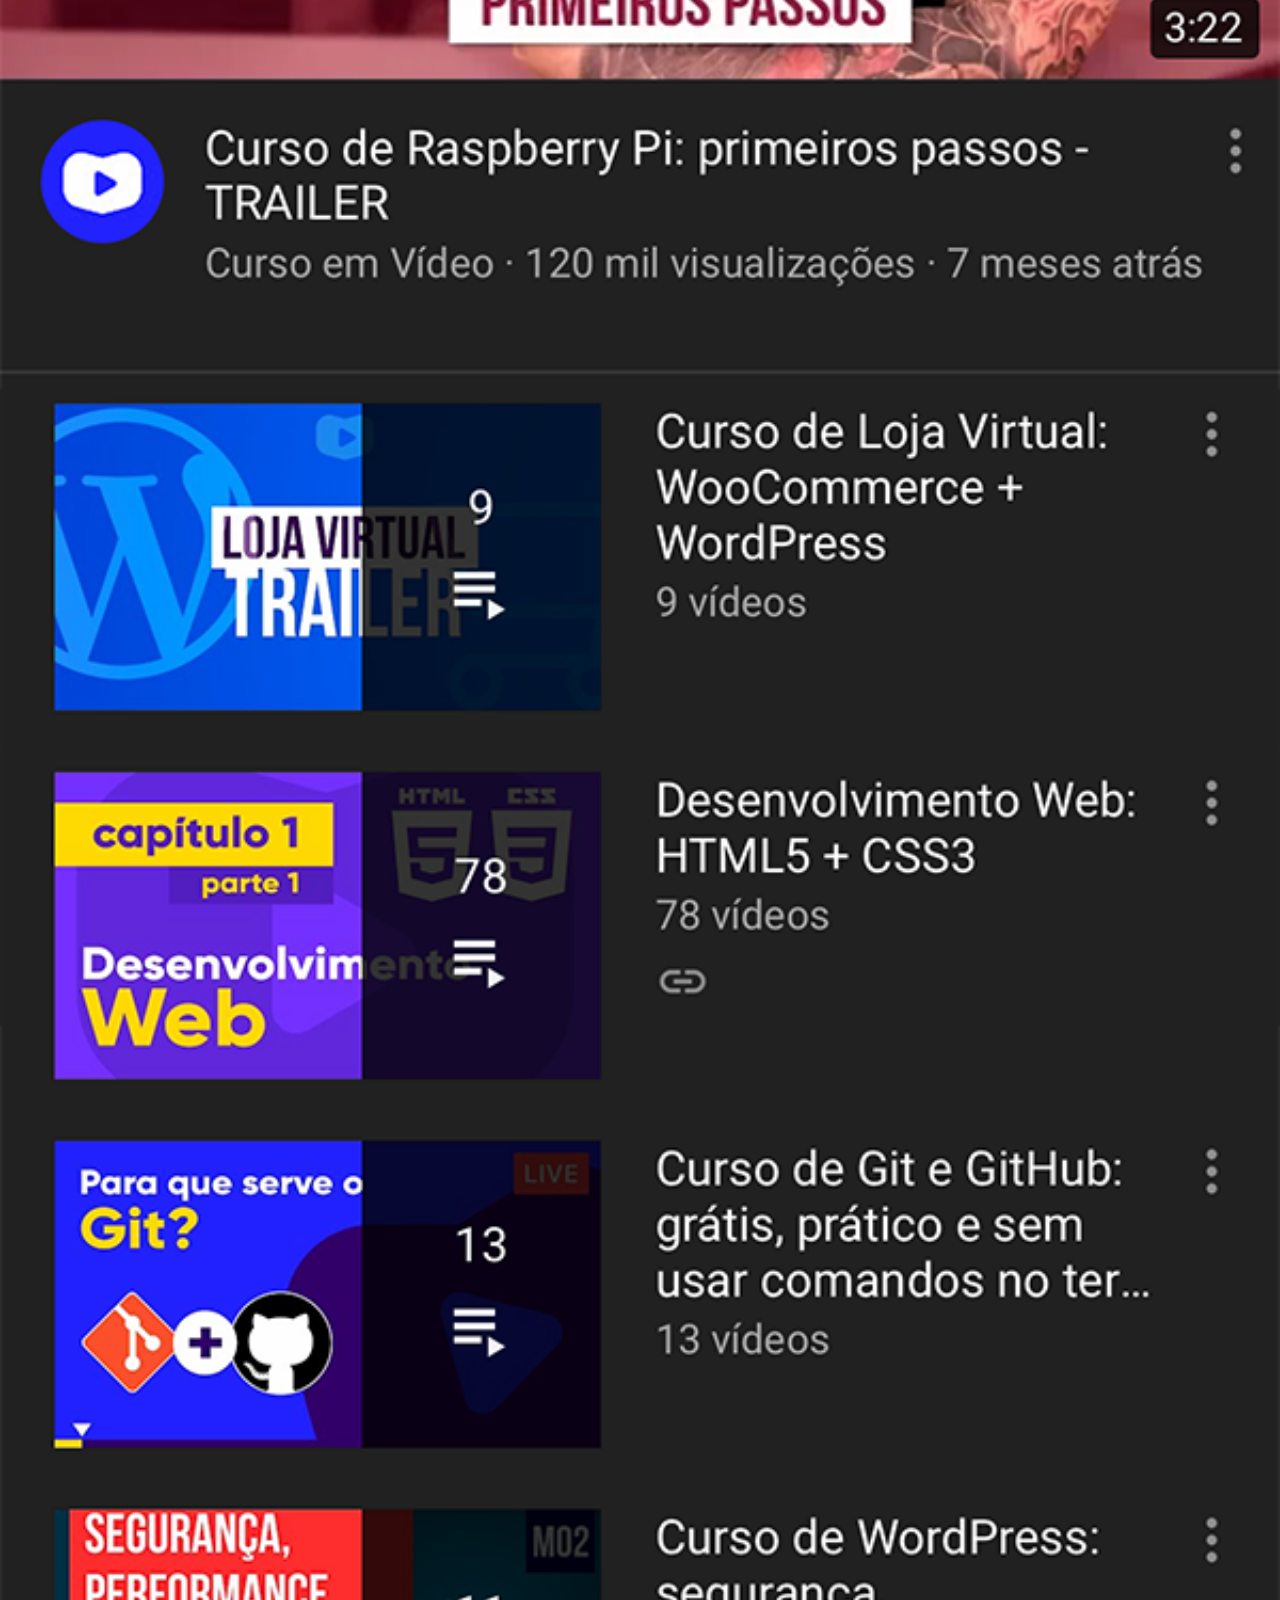
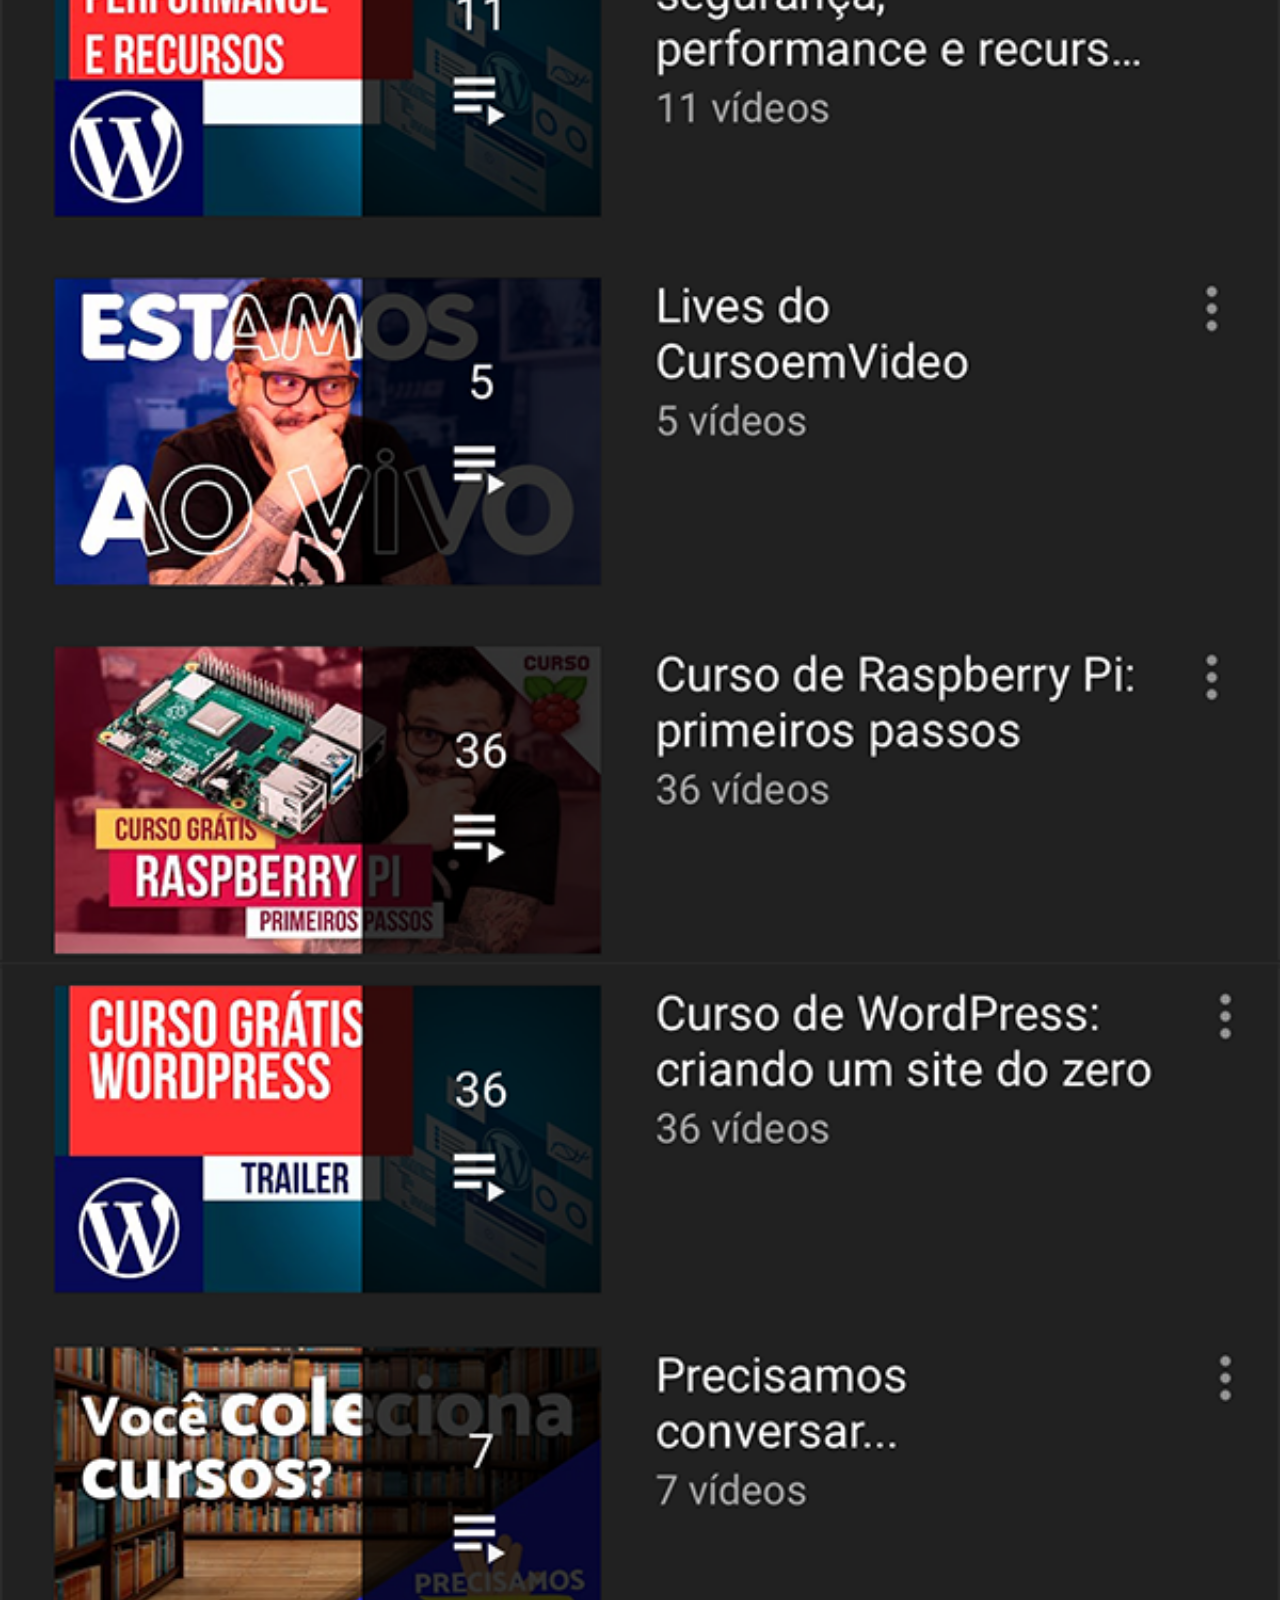
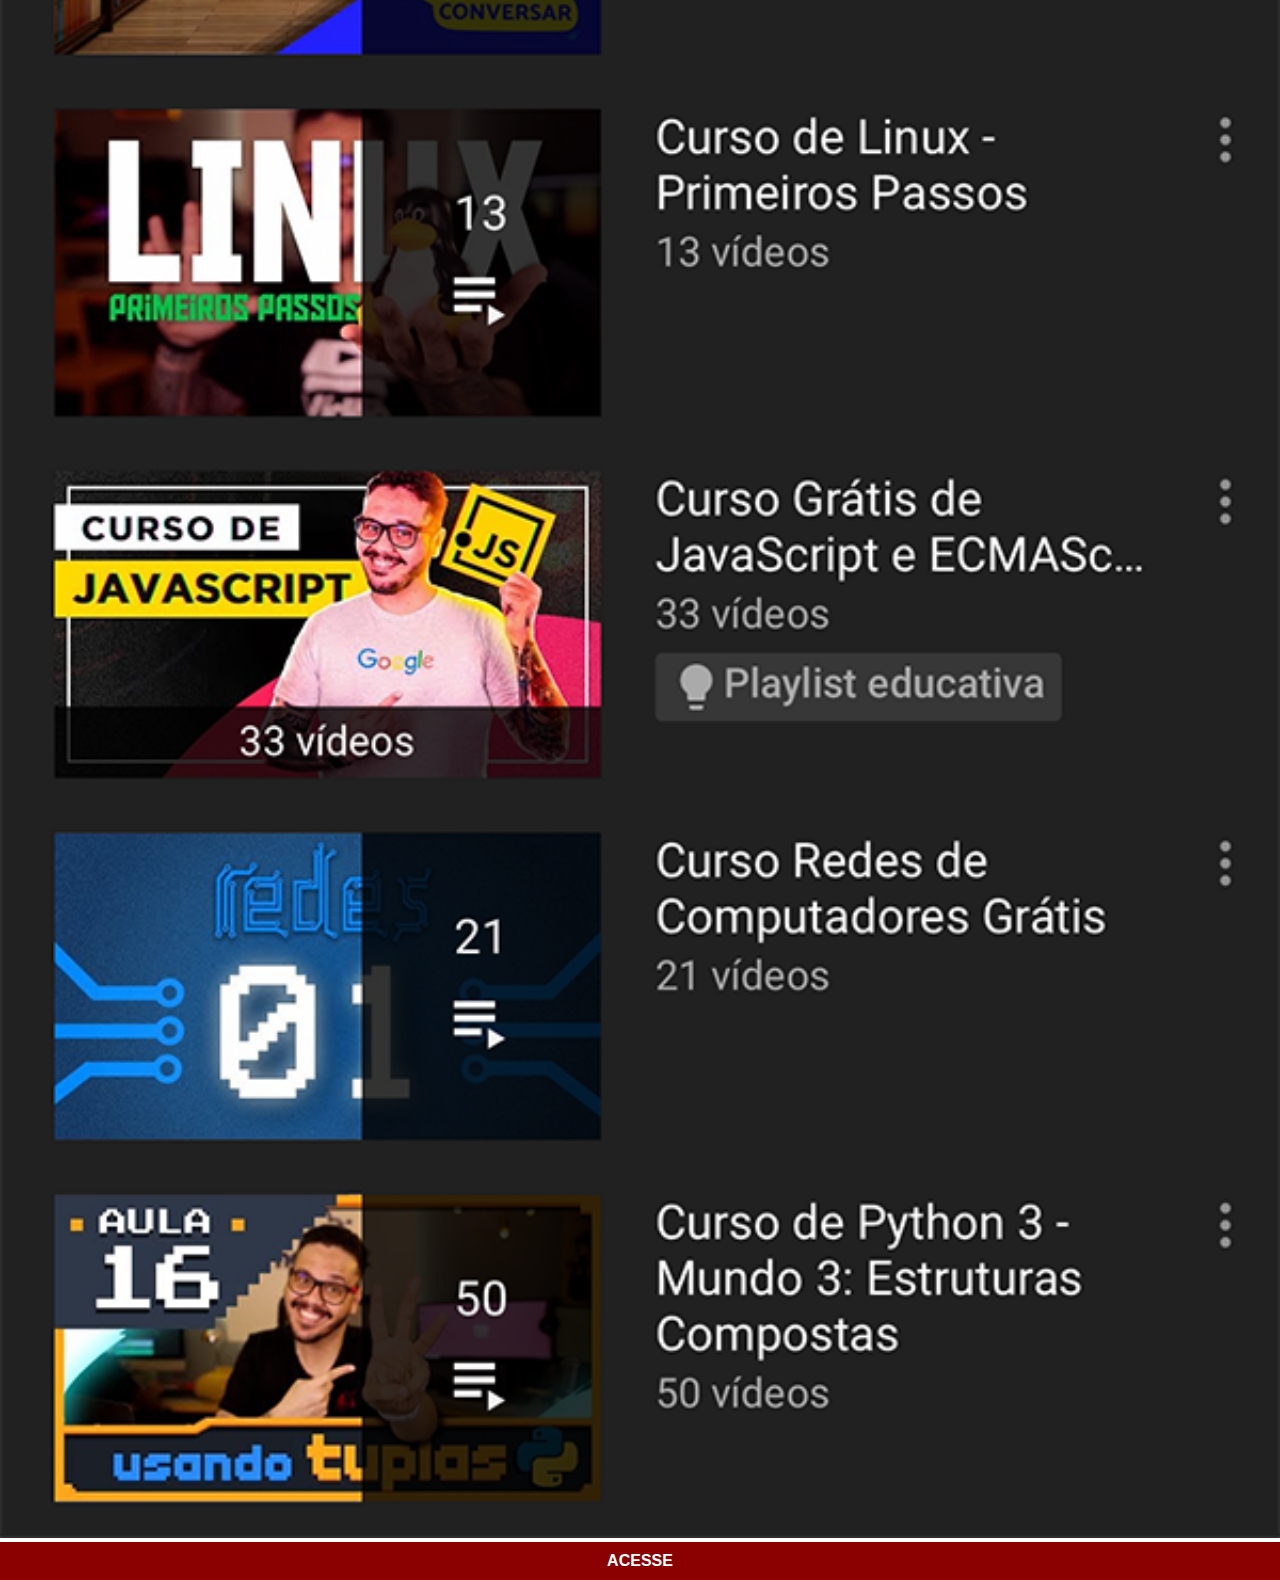
<file: youtube.html>
<!DOCTYPE html>
<html lang="pt-br">
<head>
    <meta charset="UTF-8">
    <meta name="viewport" content="width=device-width, initial-scale=1.0">
    <title>Youtube</title>

   <link rel="stylesheet" href="estilos/redes-sociais.css">

<body>

    <img src="imagens/tela-youtube.png" alt="Youtube">
    <a href="https://www.youtube.com/@CursoemVideo/playlists" target="_blank" class="red">ACESSE</a>
    
</body>
</html>
</file>
<file: estilos/style.css>
@charset 'UTF-8';

*{
    font-family: Arial, Helvetica, sans-serif;
    margin: 0px;
    padding: 0px;

}

html, body{
    height: 100vh;
    width: 100vw;
}

body{
    background-image: url('../imagens/fundo-madeira.jpg');
    background-repeat: no-repeat;
    background-position:bottom center;
    background-size: cover;
    background-attachment: fixed;

}

main{
    height: 100vh;
    position: relative;
    
}

section#telefone{

    position: absolute;
    top: 50%;
    left: 50%;
    transform: translate(-50%, -50%);

    height: 600px;
    width: 299px;

    background-image: url('../imagens/frame-iphone.png');
    background-repeat: no-repeat;
    background-size: 80%;
    background-position: center;
    
}

iframe#tela{
    position: relative;
    top: 19%;
    left: 15%;

    width: 70%;
    height: 62%;

    border-radius: 6px;
   
}

section#redes-sociais{
    float: right;
    display: flex;
    flex-direction: column;
    padding: 10px;

}

section#redes-sociais img{
    width: 45px;
    margin: 10px;
    
    border-radius: 50%;
    box-shadow: 2px 2px 5px rgba(0, 0, 0, 0.722);
    box-sizing: border-box;

    display: flex;
    flex-direction: column;
    float: right;
}

section#redes-sociais img:hover{
    border: 2px solid rgba(255, 255, 255, 0.604);
    transition-duration: 0.1s;
    box-shadow: 5px 5px 10px black;
    transform: scale(95%);

}
</file>
<file: estilos/redes-sociais.css>
@charset 'UTF-8';

*{
    margin: 0px;
    padding: 0px;
    font-family: Arial, Helvetica, sans-serif;
}

::-webkit-scrollbar{
    width: 0;
    height: 0;
}

img{
    width: 100vw;
    height: auto;

}

a{
    display: block;
    background-color: darkred;
    color: white;
    padding: 10px;
    text-align: center;
    font-weight: bolder;
    text-decoration: none;
}

a:hover{
    background-color: red;
}
</file>
